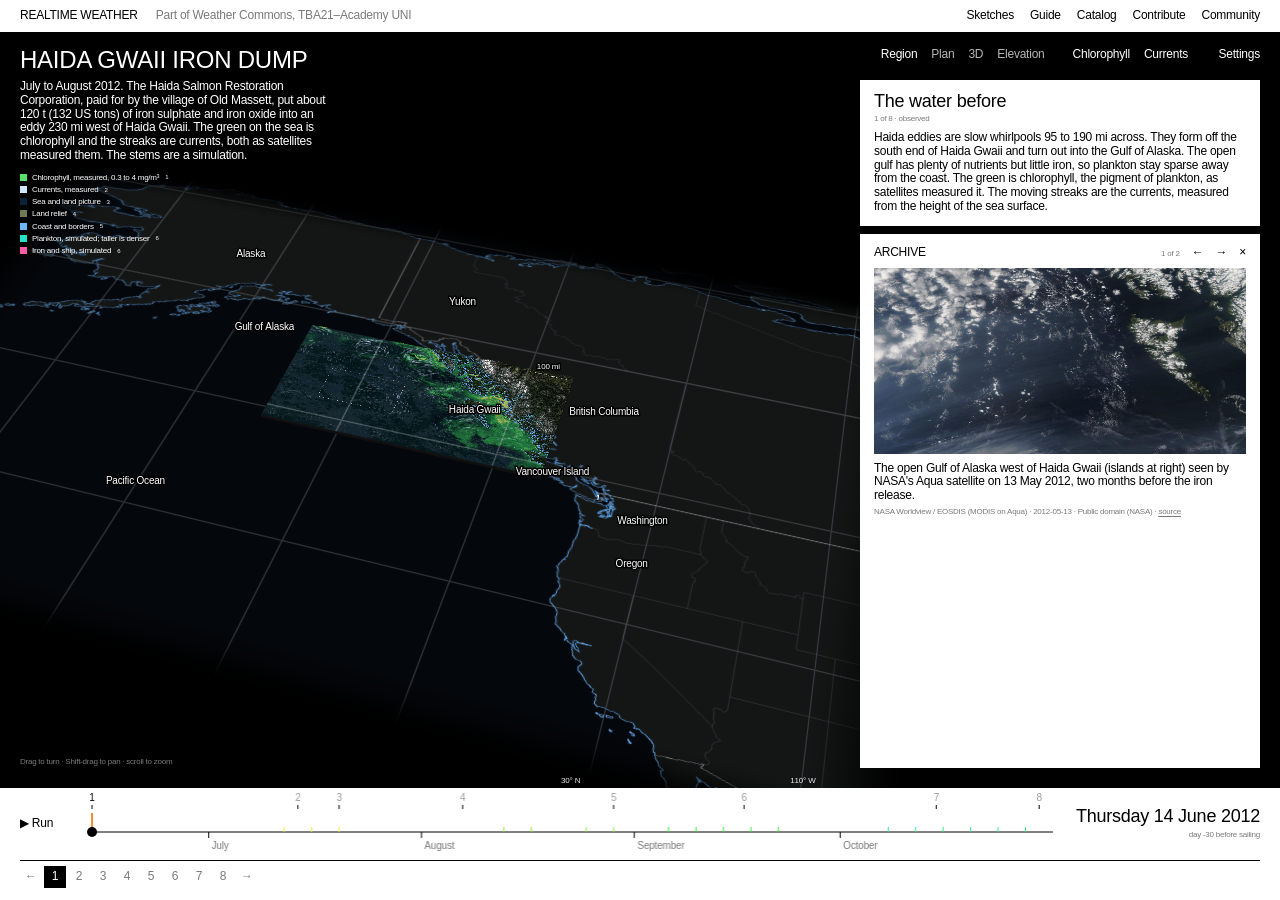
<file: sketches/04-haida-gwaii-iron-dump-v2/index.html>
<!doctype html>
<html lang="en">
<head>
<meta charset="utf-8">
<meta name="viewport" content="width=device-width,initial-scale=1,viewport-fit=cover">
<title>04 · Haida Gwaii iron dump v3 · Realtime Weather</title>
<meta name="description" content="The 2012 Haida Gwaii iron release as a 3D model: measured chlorophyll and currents on the sea, a simulated plankton bloom, and the story told step by step.">
<style>
/* Layout: the model is the page, on a black ground. A masthead top-left; the views top-right; under them a column with
   the narration and, below it, the archive box; along the bottom a white bar with the clock and the numbered steps.
   Type (DESIGN LANGUAGE §1): ABC Diatype Regular for titles and labels, ABC Synt for paragraphs and dates; body 12 px,
   citations 8 px; −2 % tracking; leading 1.15; hierarchy by size and position, never weight, underline or italics.
   Colour belongs to the picture and to the measured and simulated layers; time takes one hue per month. */
:root{--bar:112px;--ground:#000;--ink:#fff;--paper:#fff;--fg:#000;--mute:#7a7a7a;
  --sans:"ABC Diatype","Helvetica Neue",Helvetica,Arial,sans-serif;--text:"ABC Synt Edu","ABC Synt","ABC Diatype","Helvetica Neue",Helvetica,Arial,sans-serif;color-scheme:dark}
*{box-sizing:border-box}
[hidden]{display:none!important}
html,body{height:100%}
body{margin:0;background:var(--ground);color:var(--ink);font:400 12px/1.15 var(--sans);letter-spacing:-.02em;overflow:hidden;-webkit-font-smoothing:antialiased;user-select:none}
b,strong,h1,h2{font-weight:400}
p{font-family:var(--text);margin:0}
a{color:inherit;text-decoration:none}
button{font:inherit;color:inherit;background:none;border:0;padding:0;cursor:pointer;text-align:left;letter-spacing:inherit}
:focus-visible{outline:1px solid currentColor;outline-offset:3px}
/* the shared site header, as a white top bar */
#site{position:absolute;left:0;right:0;top:0;height:32px;background:var(--paper);color:var(--fg);display:flex;align-items:center;gap:18px;padding:0 20px;z-index:3;white-space:nowrap;overflow:hidden}
#site .wordmark{text-transform:uppercase}
#site .tagline{color:var(--mute)}
#site nav{margin-left:auto;display:flex;gap:16px}
#site a:hover{color:var(--mute)}
#stage{position:absolute;inset:32px 0 var(--bar) 0;cursor:grab;background:var(--ground)}
#stage.drag{cursor:grabbing}
canvas#c,canvas#g{position:absolute;inset:0;width:100%;height:100%;display:block}
#mast{position:absolute;left:20px;top:16px;max-width:min(46ch,calc(100vw - 140px));pointer-events:none;z-index:1}
#mast h1{margin:0 0 8px;font-size:24px;line-height:1;text-transform:uppercase;text-wrap:balance}
#mast .st{margin-top:8px;color:var(--mute)}
#key{display:flex;flex-direction:column;gap:3px;margin-top:10px;font-size:8px;line-height:1.15}
#key span{display:inline-flex;align-items:center;gap:5px;white-space:nowrap}
#key i{display:inline-block;width:7px;height:7px}
sup{font-size:6px;line-height:0;vertical-align:3px;margin-left:1px}
#views{position:absolute;right:92px;top:16px;display:flex;gap:14px;color:#b5b5b5}
#views button[aria-pressed="true"]{color:var(--ink)}
#word{position:absolute;right:20px;top:16px;color:var(--ink)}
#word[aria-expanded="true"]{color:var(--fg);z-index:3}
#hint{position:absolute;left:20px;bottom:22px;font-size:8px;color:var(--mute);pointer-events:none}
/* the column on the right: the narration, then the archive */
#side{position:absolute;right:20px;top:48px;bottom:20px;width:400px;display:flex;flex-direction:column;gap:8px;pointer-events:none}
#side>*{pointer-events:auto;background:var(--paper);color:var(--fg);padding:12px 14px}
#story h2{margin:0 0 2px;font-size:18px;line-height:1.1}
#story .meta{font-family:var(--sans);font-size:8px;color:var(--mute);margin-bottom:8px}
#step-text{font-size:12px;line-height:1.15}
#media{flex:1;min-height:0;overflow:auto;font-size:12px}
#media-head{display:flex;gap:12px;align-items:baseline;margin-bottom:8px;color:var(--mute);font-size:8px}
#media-head span:first-child{color:var(--fg);text-transform:uppercase;margin-right:auto;font-size:12px}
#media-head button{font-size:12px;color:var(--fg)}
#media img{display:block;width:100%;height:auto;margin-bottom:8px}
#media p{margin:0 0 4px}
#media .hl{font-family:var(--sans);font-size:18px;line-height:1.1;margin:2px 0 8px}
#media .cr{font-family:var(--sans);font-size:8px;line-height:1.3;color:var(--mute)}
#media a{border-bottom:1px solid currentColor}
#read{position:absolute;pointer-events:none;background:var(--paper);color:var(--fg);padding:6px 9px;max-width:34ch;z-index:2}
#read .m{color:var(--mute)}
#panel{position:absolute;right:0;top:0;bottom:0;width:320px;background:var(--paper);color:var(--fg);padding:54px 20px 20px;overflow-y:auto;display:flex;flex-direction:column;gap:18px;z-index:2}
#panel h2{margin:0 0 8px;font-size:12px;text-transform:uppercase}
#panel p{margin:0 0 8px;color:var(--mute)}
#panel ol{margin:0;padding-left:14px;font-size:8px;line-height:1.3;color:var(--fg)}
#panel ol li{margin-bottom:3px}
.ctl{margin:0 0 7px}
.ctl label{display:flex;justify-content:space-between;gap:8px;margin-bottom:1px}
input[type=range]{-webkit-appearance:none;appearance:none;width:100%;height:14px;background:none;margin:0;cursor:pointer}
input[type=range]::-webkit-slider-runnable-track{height:1px;background:var(--fg)}
input[type=range]::-webkit-slider-thumb{-webkit-appearance:none;width:11px;height:11px;border-radius:50%;background:var(--fg);margin-top:-5px}
input[type=range]::-moz-range-track{height:1px;background:var(--fg)}
input[type=range]::-moz-range-thumb{width:11px;height:11px;border:0;border-radius:50%;background:var(--fg)}
.chk{display:flex;gap:8px;align-items:center}
.chk input{margin:0;accent-color:#000}
.row{display:flex;gap:14px;flex-wrap:wrap}
.row button::before{content:"→ "}
textarea{width:100%;height:120px;font:11px/1.3 ui-monospace,Menlo,Consolas,monospace;border:1px solid var(--fg);padding:6px;resize:vertical;background:var(--paper);color:var(--fg)}
/* the bottom bar: the clock, and under it the numbered steps */
#clock{position:absolute;left:0;right:0;bottom:0;height:var(--bar);background:var(--paper);color:var(--fg);padding:0 20px env(safe-area-inset-bottom,0px)}
#rail{display:flex;align-items:center;gap:16px;height:72px}
#play{width:48px;flex:0 0 auto}
#play::before{content:"▶ "}#play[aria-pressed="true"]::before{content:"❚❚ "}
#ck{flex:1;min-width:0;height:72px;cursor:ew-resize;touch-action:none}
#date{flex:0 0 auto;text-align:right;font-family:var(--text);min-width:0}
#date b{display:block;font-size:18px;line-height:1.1}
#date span{color:var(--mute);font-size:8px}
#steps{display:flex;gap:2px;align-items:center;height:32px;border-top:1px solid var(--fg)}
#steps button{width:22px;height:22px;text-align:center;color:var(--mute)}
#steps button[aria-current="true"]{background:var(--fg);color:var(--paper)}
#shot{position:fixed;inset:0;background:rgba(0,0,0,.94);display:flex;flex-direction:column;align-items:center;justify-content:center;gap:12px;padding:20px;z-index:5}
#shot img{max-width:100%;max-height:calc(100% - 40px)}
#err{position:absolute;left:20px;top:160px;max-width:50ch}
@media (max-width:900px){
  #site .tagline,#site nav a:not(:first-child){display:none}
  #mast{max-width:calc(100vw - 40px)}#mast h1{font-size:18px}#mast p.sub,#key{display:none}
  #views{right:16px;top:40px;gap:10px}#word{right:16px}#hint{display:none}
  #stage{inset:32px 0 calc(var(--bar) + 150px) 0}
  #side{position:fixed;left:0;right:0;top:auto;bottom:var(--bar);width:auto;height:150px;gap:0}#media{display:none}#side>*{height:150px;overflow:auto}
  #panel{width:100%;padding-top:50px}
  #clock{padding-left:16px;padding-right:16px}#rail{gap:10px}#date b{font-size:12px}#date span{display:none}
}
@media (prefers-reduced-motion:reduce){*{transition:none!important}}
</style>
</head>
<body>
<header id="site">
  <a class="wordmark" href="../">Realtime Weather</a>
  <span class="tagline">Part of <a href="https://tba21.org/uni_weathercommons">Weather Commons</a>, TBA21–Academy UNI</span>
  <nav aria-label="Site"><a href="../">Sketches</a><a href="../guide/">Guide</a><a href="../catalog/">Catalog</a><a href="https://github.com/RealtimeUrbanismLab/weather-commons/blob/main/CONTRIBUTING.md">Contribute</a><a href="https://community.ocean-archive.org/spaces/25478985">Community</a></nav>
</header>
<div id="stage">
  <canvas id="g"></canvas>
  <canvas id="c"></canvas>
  <div id="mast">
    <h1>Haida Gwaii Iron Dump</h1>
    <p class="sub">July to August 2012. The Haida Salmon Restoration Corporation, paid for by the village of Old Massett, put about 120 t (132 US tons) of iron sulphate and iron oxide into an eddy 230 mi west of Haida Gwaii. The green on the sea is chlorophyll and the streaks are currents, both as satellites measured them. The stems are a simulation.</p>
    <div id="key"></div>
    <p class="st" id="status">loading the pictures</p>
  </div>
  <div id="views" role="group" aria-label="View"><button id="v-region" aria-pressed="false">Region</button><button id="v-plan" aria-pressed="false">Plan</button><button id="v-model" aria-pressed="true">3D</button><button id="v-elev" aria-pressed="false">Elevation</button><button id="t-chl" aria-pressed="true" style="margin-left:14px">Chlorophyll</button><button id="t-cur" aria-pressed="true">Currents</button></div>
  <button id="word" aria-expanded="false" aria-controls="panel">Settings</button>
  <p id="hint">Drag to turn · Shift-drag to pan · scroll to zoom</p>
  <div id="side">
    <section id="story" aria-live="polite">
      <h2 id="step-title"></h2>
      <div class="meta"><span id="step-n"></span> · <span id="step-kind"></span></div>
      <p id="step-text"></p>
    </section>
    <aside id="media" hidden aria-label="Photos and clippings">
      <div id="media-head"><span>Archive</span><span id="media-n"></span><button id="media-prev" aria-label="Previous item">←</button><button id="media-next" aria-label="Next item">→</button><button id="media-x" aria-label="Hide the archive box">×</button></div>
      <div id="media-body"></div>
    </aside>
  </div>
  <div id="read" hidden></div>
  <div id="err" hidden></div>
  <aside id="panel" hidden>
    <section>
      <h2>The sea model</h2>
      <p>The simulated part. Changing these recomputes the whole run.</p>
      <div class="ctl"><label for="iron"><span>Iron released</span><span id="v-iron">120 t</span></label><input type="range" id="iron" min="0" max="300" step="5" value="120"></div>
      <div class="ctl"><label for="eddy"><span>Current strength</span><span id="v-eddy">0.60</span></label><input type="range" id="eddy" min="0" max="1" step="0.01" value="0.6"></div>
      <div class="ctl"><label for="graze"><span>Grazing</span><span id="v-graze">0.50</span></label><input type="range" id="graze" min="0" max="1" step="0.01" value="0.5"></div>
      <div class="ctl" hidden><label for="wind"><span>Wind</span><span id="v-wind">0.50</span></label><input type="range" id="wind" min="0" max="1" step="0.01" value="0.5"></div>
    </section>
    <section>
      <h2>The run</h2>
      <div class="ctl"><label for="speed"><span>Run speed</span><span id="v-speed">2 days / s</span></label><input type="range" id="speed" min="0.5" max="8" step="0.5" value="2"></div>
      <label class="ctl chk"><input type="checkbox" id="follow" checked>The story moves the camera while it runs</label>
      <label class="ctl chk"><input type="checkbox" id="drift">Turn slowly on its own</label>
    </section>
    <section>
      <h2>Measured layers</h2>
      <p>Chlorophyll is the green pigment of plankton. Currents come from the height of the sea surface. Both are satellite measurements.</p>
      <label class="ctl chk"><input type="checkbox" id="chl" checked>Show chlorophyll</label>
      <div class="ctl"><label for="chlA"><span>Chlorophyll strength</span><span id="v-chlA">90%</span></label><input type="range" id="chlA" min="0.2" max="1" step="0.05" value="0.9"></div>
      <div class="ctl"><label for="chlH"><span>Chlorophyll relief</span><span id="v-chlH">×1.0</span></label><input type="range" id="chlH" min="0" max="3" step="0.1" value="1"></div>
      <label class="ctl chk"><input type="checkbox" id="cur" checked>Show currents</label>
    </section>
    <section>
      <h2>Heights</h2>
      <div class="ctl"><label for="vex"><span>Land height, exaggerated</span><span id="v-vex">×5</span></label><input type="range" id="vex" min="1" max="25" step="1" value="5"></div>
      <div class="ctl"><label for="bloom"><span>Plankton stem height</span><span id="v-bloom">×1.0</span></label><input type="range" id="bloom" min="0.2" max="3" step="0.1" value="1"></div>
      <label class="ctl chk"><input type="checkbox" id="terrain" checked>Land relief</label>
      <label class="ctl chk"><input type="checkbox" id="posts" checked>Show the height scale</label>
      <label class="ctl chk"><input type="checkbox" id="mediaOn" checked>Show the archive box</label>
    </section>
    <section>
      <h2>Out</h2>
      <div class="row"><button id="png">Save the view</button><button id="save">Setup</button><button id="apply">Apply setup</button></div>
      <p style="margin-top:8px">The setup appears below as text. Copy it out; paste one back and apply it.</p>
      <textarea id="txt" spellcheck="false" aria-label="Setup text"></textarea>
      <div class="row" style="margin-top:6px"><button id="copy">Copy</button></div>
    </section>
    <section>
      <h2>Sources and limits</h2>
      <ol>
        <li>Chlorophyll: daily chlorophyll-a readings by MODIS on Aqua and Terra and VIIRS on Suomi NPP (NASA GIBS, public domain, retrieved 9 November 2026). For each of 19 dates the middle value of every valid reading within 8 days is kept. Observed, gathered over about two weeks; satellites see only the top few yards of water. Drawn from about 0.3 to 4 mg/m³. The relief on the sea shows the same value.</li>
        <li>Currents: derived for this sketch from JPL MEaSUREs gridded sea-surface height anomalies (satellite altimetry, NASA GIBS, public domain, retrieved 9 November 2026), one field every 5 days. Water circles a rise or a dip in the sea surface, so the slope of the surface gives the current. Streaks show direction and relative speed, sped up. Features smaller than about 60 mi are smoothed away.</li>
        <li>The picture: MODIS Terra and Aqua true colour (NASA GIBS, public domain, retrieved 9 November 2026). Sea: every picture within 8 days of each date, the third-darkest view of each pixel, with remaining cloud and haze pressed down to dark water. Land: one sharp composite, 21 August to 6 September 2012. Clouds are left out on purpose.</li>
        <li>Land relief: AWS Terrain Tiles (Tilezen terrarium, zoom 9), retrieved 9 November 2026. Heights are exaggerated; the shading is computed, lit from the north-west.</li>
        <li>Coast, borders and the region under the block: Natural Earth 1:50m, public domain. The coastline inside the block is from an earlier source still to be recorded.</li>
        <li>The plankton stems and the iron are a toy model carried by the measured currents: synthetic. A stem's height shows how dense the simulated plankton are. The ship's track and dates are approximate.</li>
      </ol>
      <p style="margin-top:8px">Keys: space runs; , and . step through the story; ← → step a day; 1 2 3 4 switch view; C chlorophyll; V currents; W A S D pan; F fits.</p>
    </section>
  </aside>
</div>
<div id="clock">
  <div id="rail">
    <button id="play" aria-pressed="false">Run</button>
    <canvas id="ck"></canvas>
    <div id="date"><b id="d-long">—</b><span id="d-sub"></span></div>
  </div>
  <div id="steps"></div>
</div>
<div id="shot" hidden><img id="shotimg" alt="The view, rendered"><button id="shotclose">Close · right-click or long-press the image to save it</button></div>

<script src="app.js"></script>
</body>
</html>
</file>
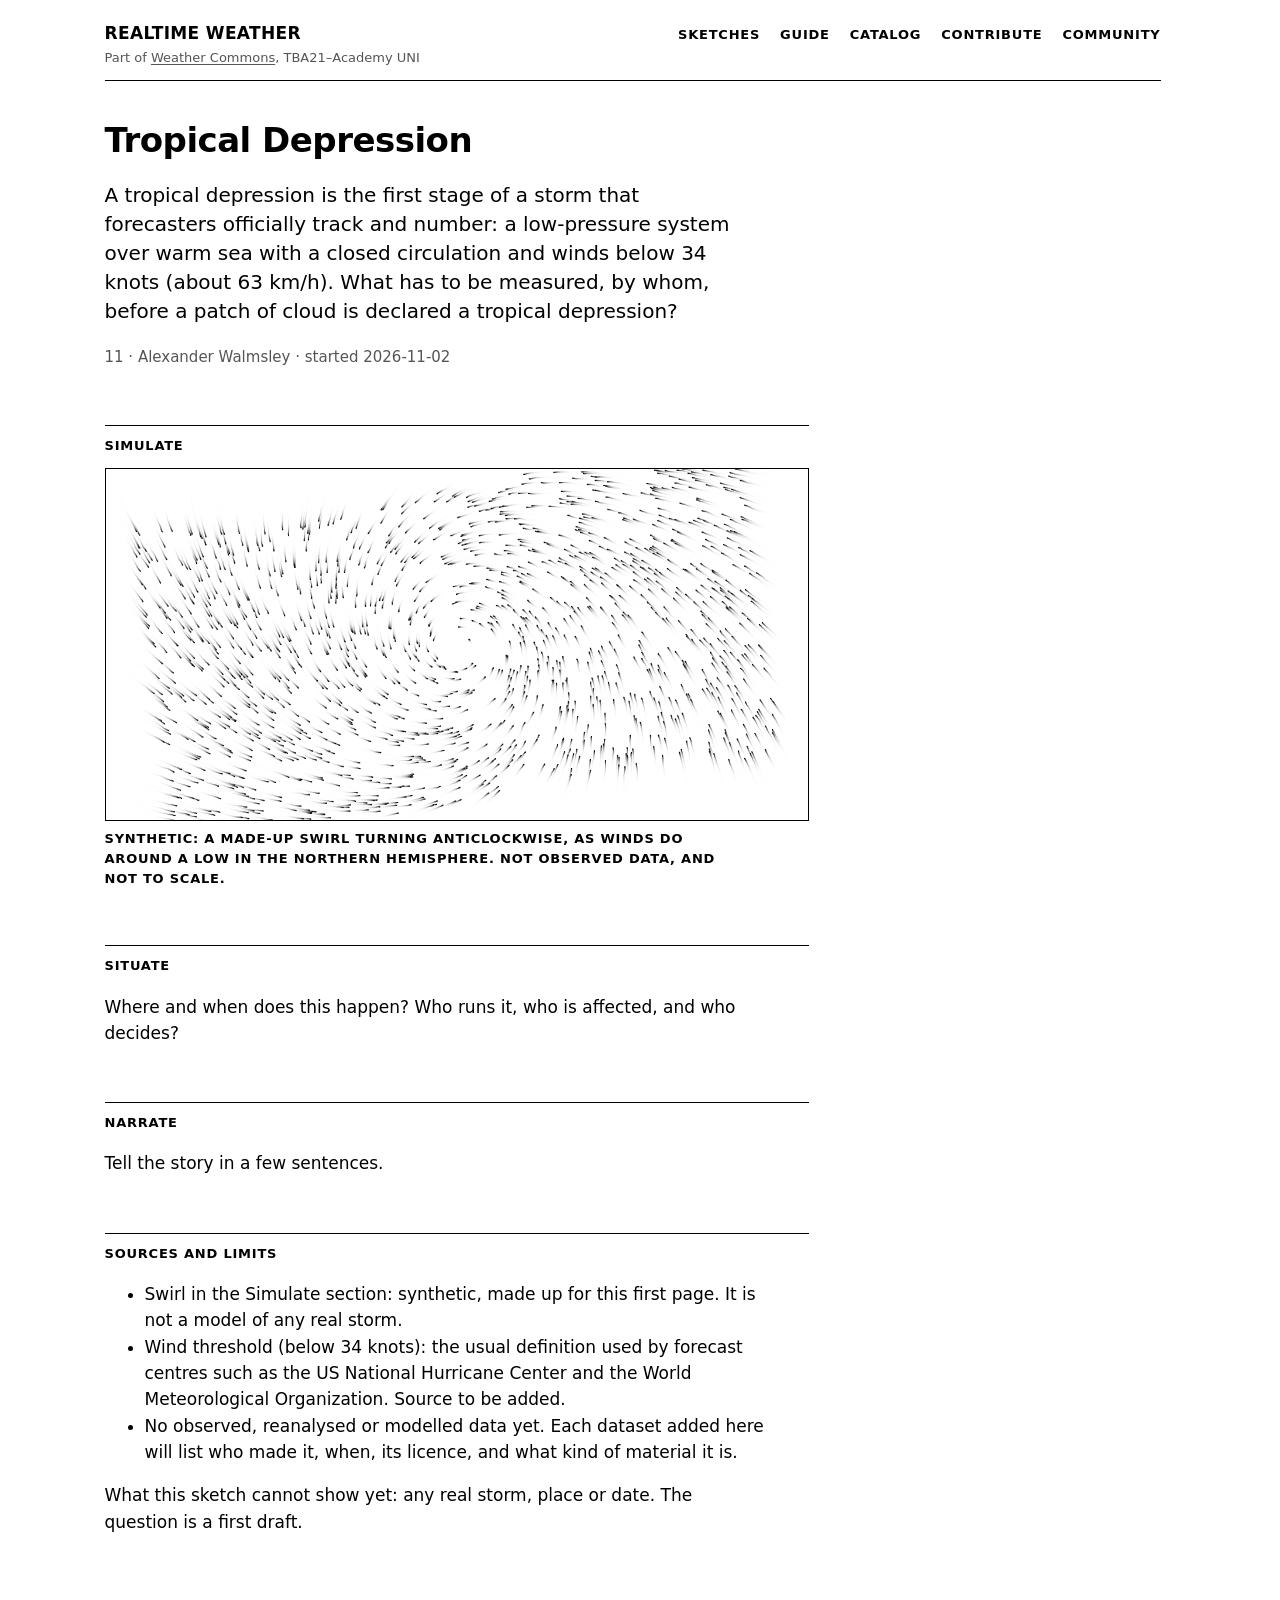
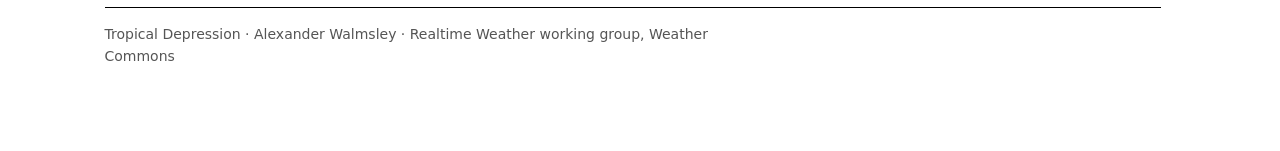
<file: sketches/11-tropical-depression/index.html>
<!doctype html>
<html lang="en">
<head>
<meta charset="utf-8">
<meta name="viewport" content="width=device-width, initial-scale=1">
<title>11 · Tropical Depression · Realtime Weather</title>
<!-- style.css is the shared Realtime Weather look, copied into this folder. Add your own styles below it. -->
<link rel="stylesheet" href="style.css">
</head>
<body>
<main>
<header class="site-header">
  <div class="brand"><a class="wordmark" href="../">Realtime Weather</a><span class="tagline">Part of <a href="https://tba21.org/uni_weathercommons">Weather Commons</a>, TBA21–Academy UNI</span></div>
  <nav aria-label="Site">
    <a href="../">Sketches</a>
    <a href="../guide/">Guide</a>
    <a href="../catalog/">Catalog</a>
    <a href="https://github.com/RealtimeUrbanismLab/weather-commons/blob/main/CONTRIBUTING.md">Contribute</a>
    <a href="https://community.ocean-archive.org/spaces/25478985">Community</a>
  </nav>
</header>

<h1>Tropical Depression</h1>

<!-- 1. Event: what are you looking at, and what do you want to find out? -->
<p class="lede">A tropical depression is the first stage of a storm that forecasters officially track and number: a low-pressure system over warm sea with a closed circulation and winds below 34 knots (about 63 km/h). What has to be measured, by whom, before a patch of cloud is declared a tropical depression?</p>
<p class="muted small">11 · Alexander Walmsley · started 2026-11-02</p>

<!-- 2. Simulate: a first model. This placeholder shows dots turning around one centre. -->
<h2>Simulate</h2>
<canvas id="view" width="1200" height="600"></canvas>
<p class="label">Synthetic: a made-up swirl turning anticlockwise, as winds do around a low in the northern hemisphere. Not observed data, and not to scale.</p>

<!-- 3. Situate: where, when, who. Add a map, places, institutions, dates. -->
<h2>Situate</h2>
<p>Where and when does this happen? Who runs it, who is affected, and who decides?</p>

<!-- 4. Narrate: the story in a few sentences, and what the model cannot show. -->
<h2>Narrate</h2>
<p>Tell the story in a few sentences.</p>

<h2>Sources and limits</h2>
<ul>
  <li>Swirl in the Simulate section: synthetic, made up for this first page. It is not a model of any real storm.</li>
  <li>Wind threshold (below 34 knots): the usual definition used by forecast centres such as the US National Hurricane Center and the World Meteorological Organization. Source to be added.</li>
  <li>No observed, reanalysed or modelled data yet. Each dataset added here will list who made it, when, its licence, and what kind of material it is.</li>
</ul>
<p>What this sketch cannot show yet: any real storm, place or date. The question is a first draft.</p>

<footer class="site-footer">
  <p>Tropical Depression · Alexander Walmsley · Realtime Weather working group, Weather Commons</p>
</footer>
</main>
<script>
  // A tiny simulation: dots turning around one centre, with a little random spread. Synthetic, not a real storm.
  // Replace it with your own model. Load your own files with relative paths, e.g. fetch('data/my-file.json').
  const canvas = document.getElementById('view');
  const ctx = canvas.getContext('2d');
  const ink = getComputedStyle(document.body).color;           // black, or white in dark mode
  const paper = getComputedStyle(document.body).backgroundColor;
  const centre = { x: canvas.width / 2, y: canvas.height / 2 };
  const spin = 0.004;                      // radians per frame, anticlockwise (synthetic)
  const inflow = 0.998;                    // dots drift slowly towards the centre
  const spread = 0.6;                      // random wobble per frame
  const dots = Array.from({ length: 1500 }, () => ({ x: Math.random() * canvas.width, y: Math.random() * canvas.height }));

  function step() {
    ctx.globalAlpha = 0.15;                // fade old positions into trails
    ctx.fillStyle = paper;
    ctx.fillRect(0, 0, canvas.width, canvas.height);
    ctx.globalAlpha = 1;
    ctx.fillStyle = ink;
    for (const d of dots) {
      const dx = d.x - centre.x, dy = d.y - centre.y;
      const r = Math.hypot(dx, dy) * inflow;
      const a = Math.atan2(dy, dx) - spin * (300 / (r + 50)); // faster near the centre; minus is anticlockwise on screen
      d.x = centre.x + r * Math.cos(a) + (Math.random() - 0.5) * spread;
      d.y = centre.y + r * Math.sin(a) + (Math.random() - 0.5) * spread;
      if (r < 20) { d.x = Math.random() * canvas.width; d.y = Math.random() * canvas.height; } // start again at the edge
      ctx.fillRect(d.x, d.y, 2, 2);
    }
    requestAnimationFrame(step);
  }
  step();
</script>
</body>
</html>
</file>
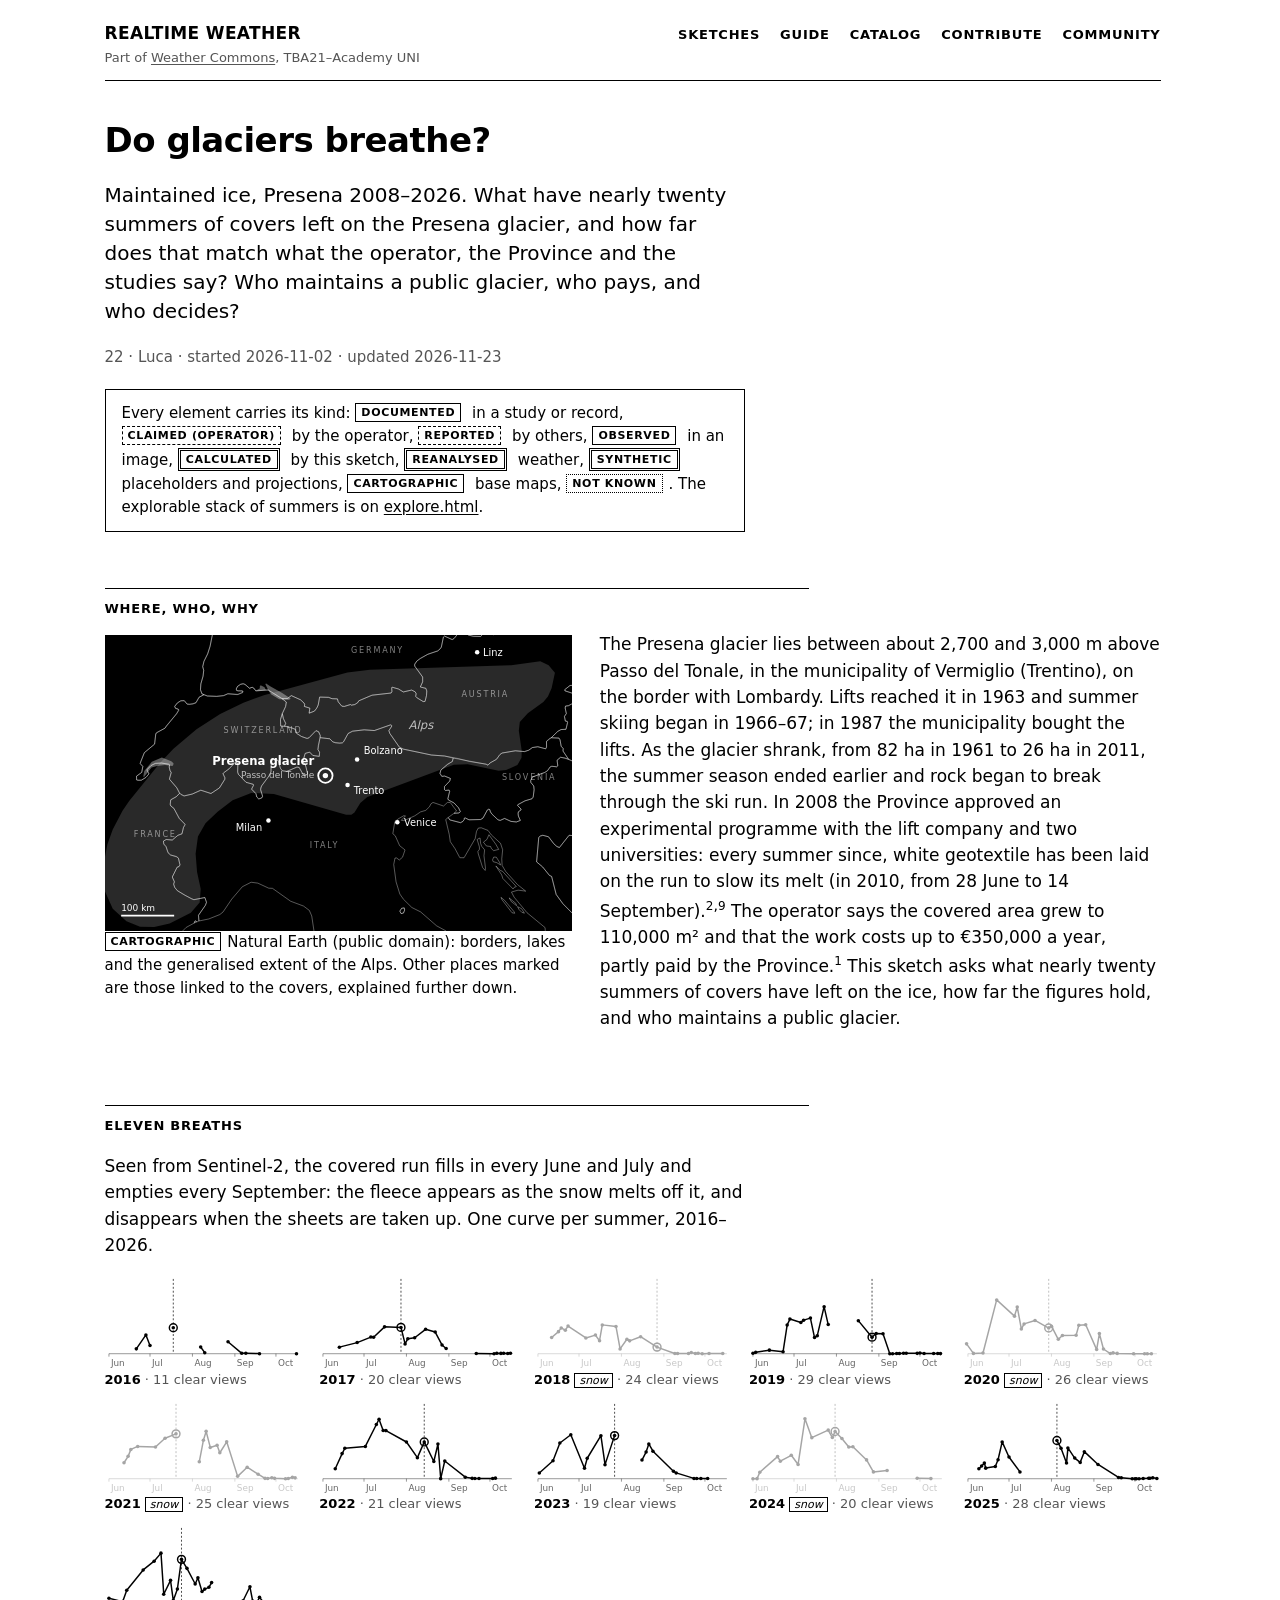
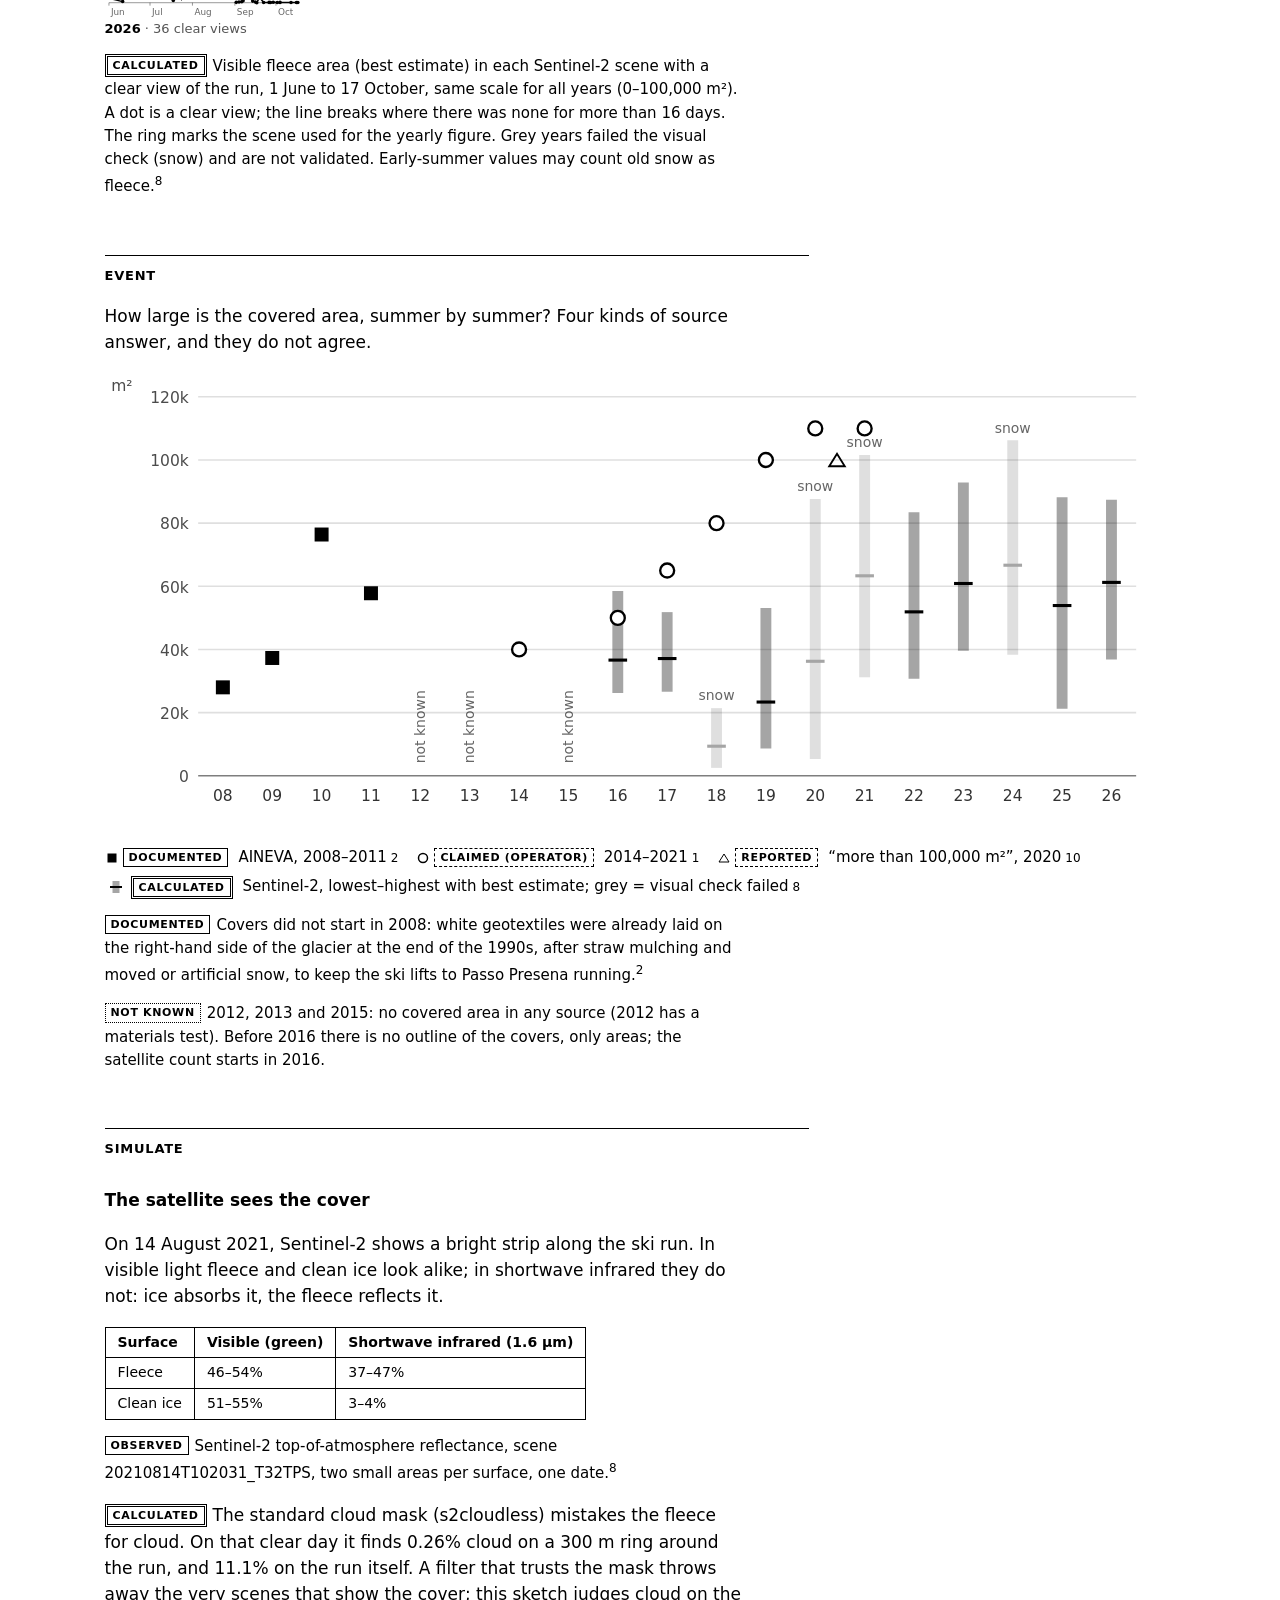
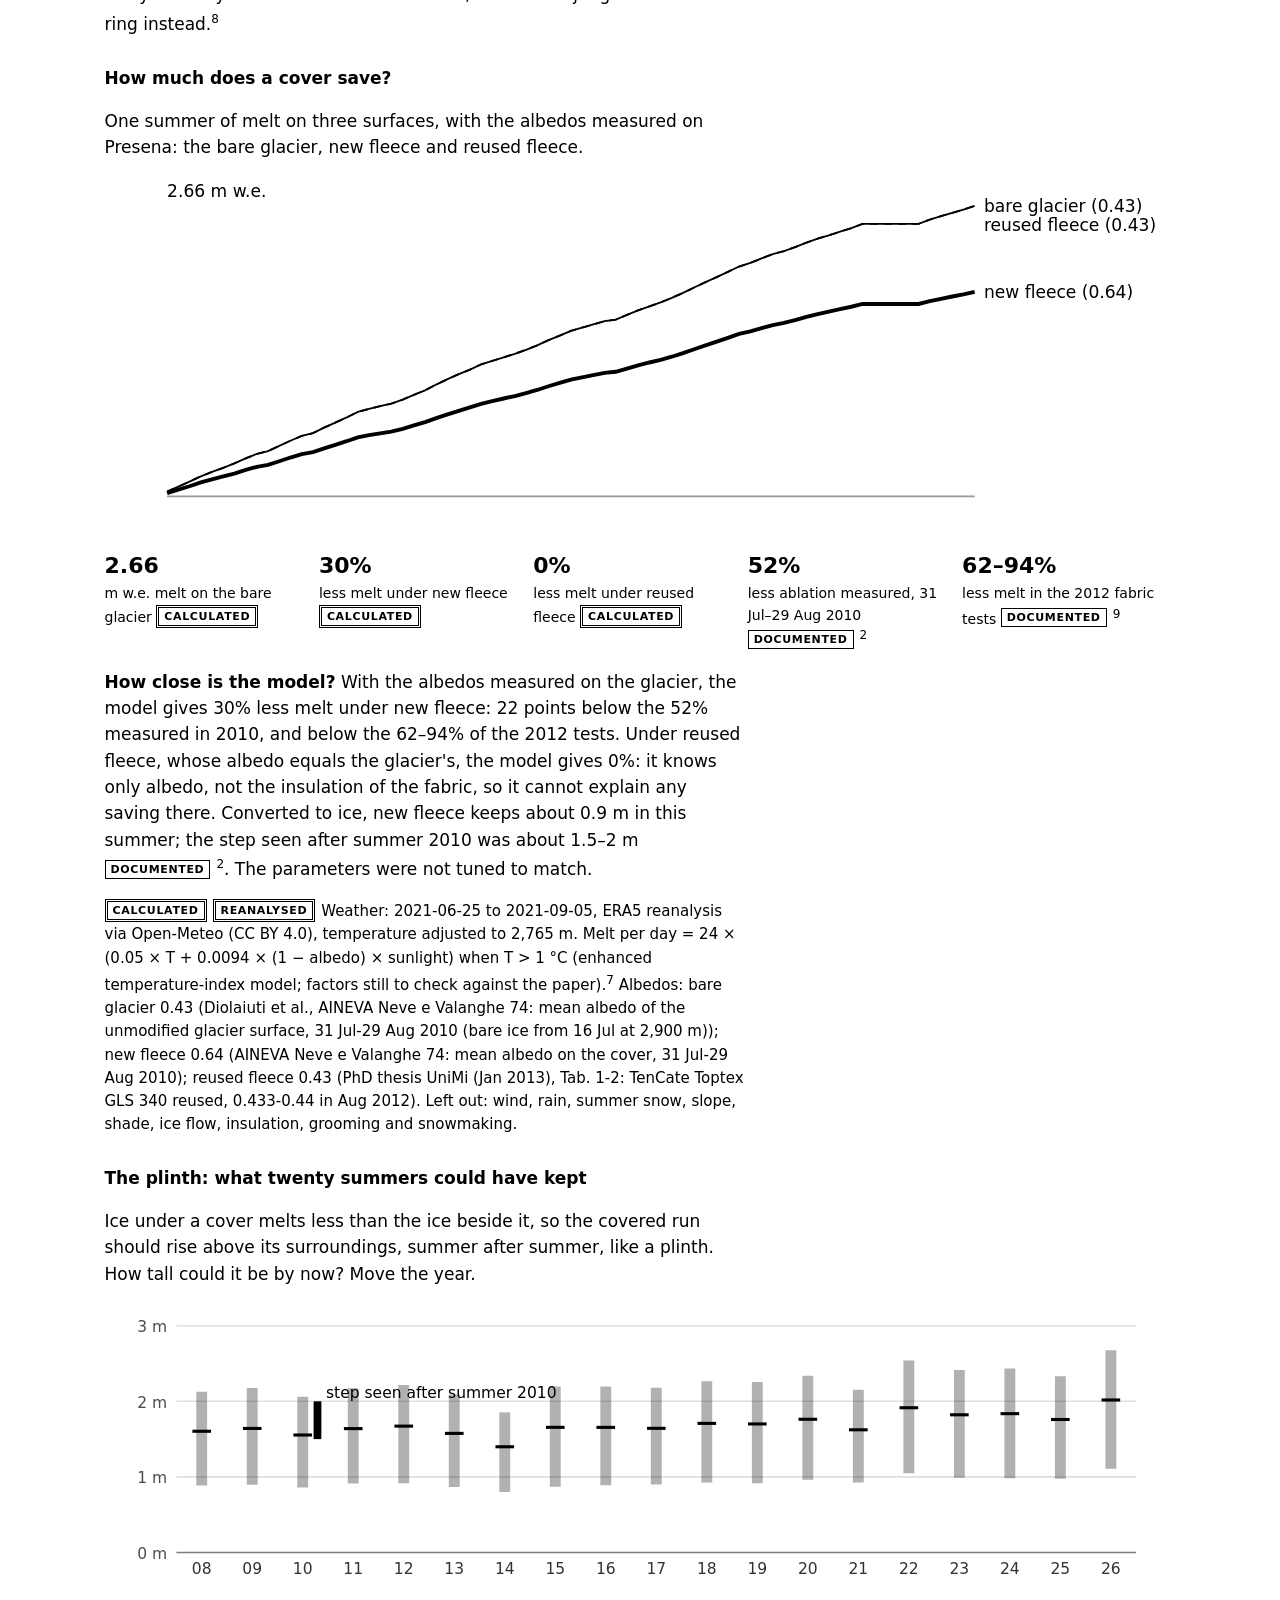
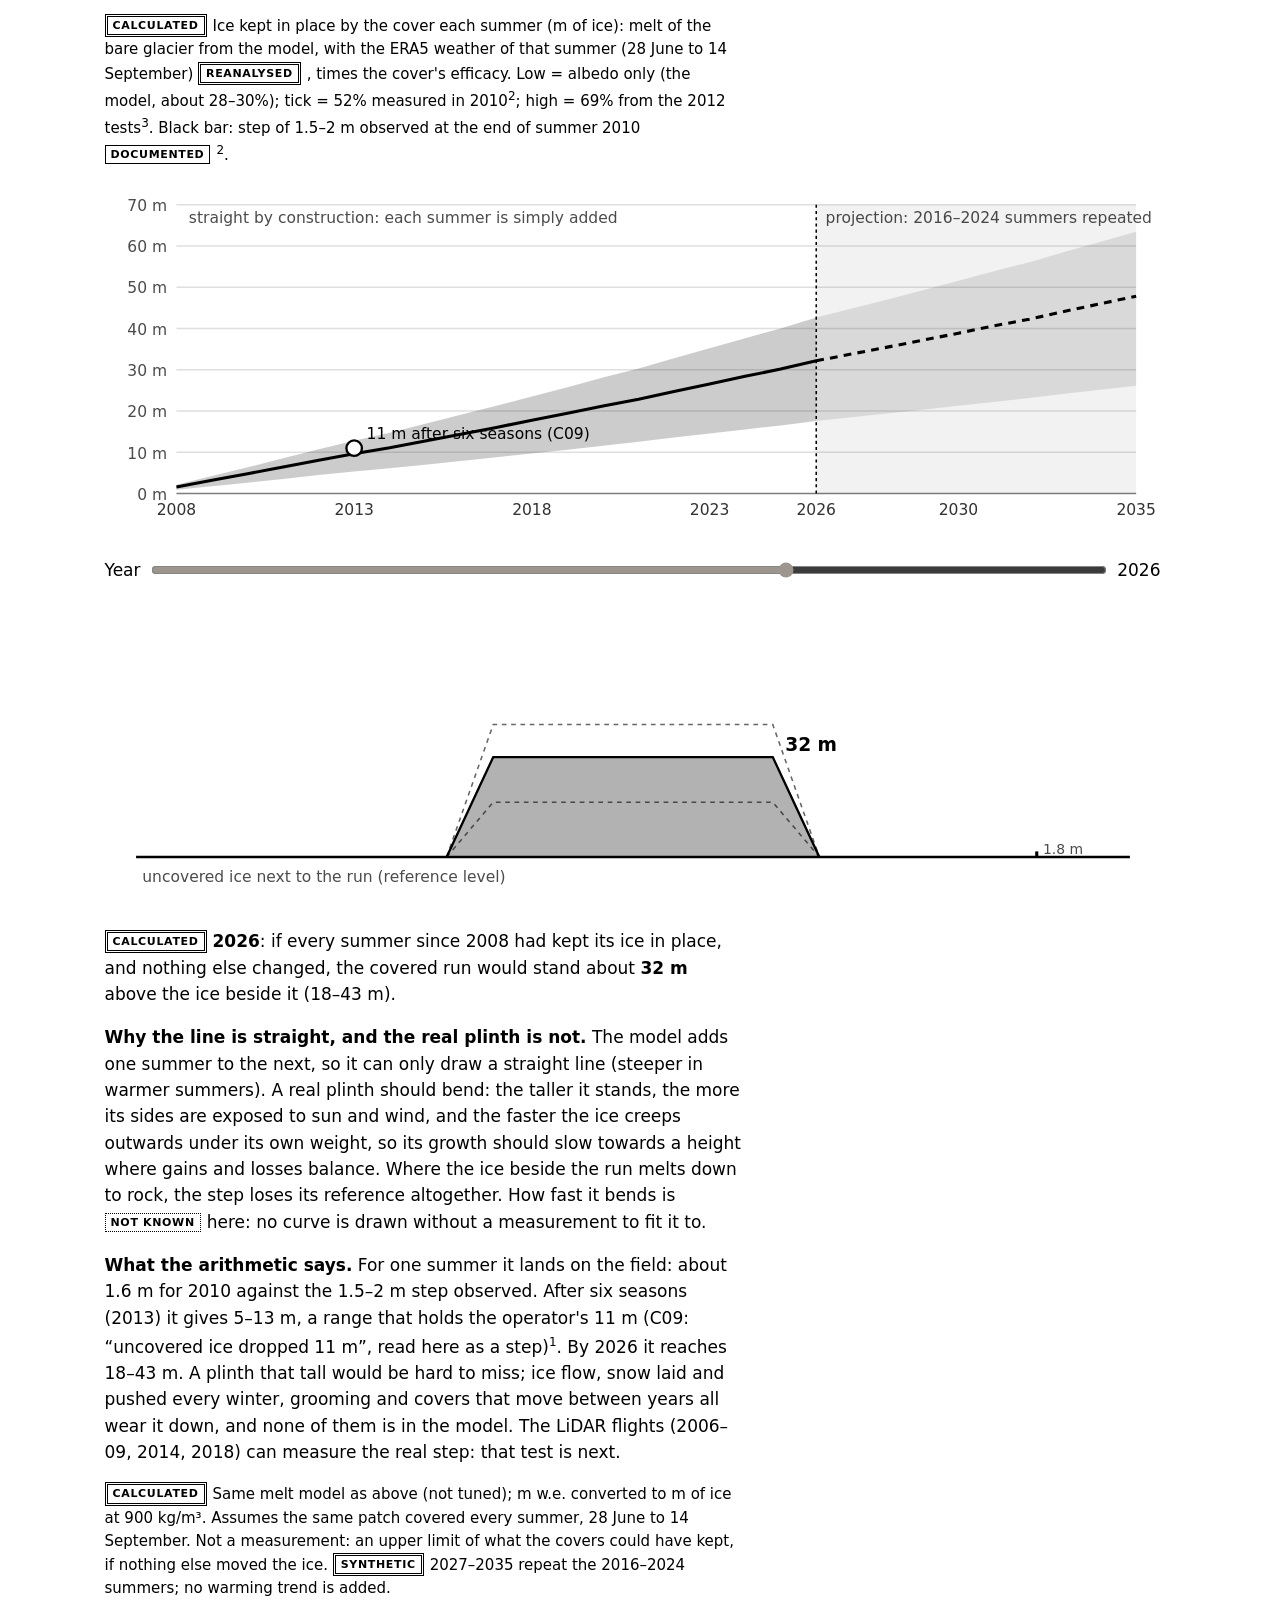
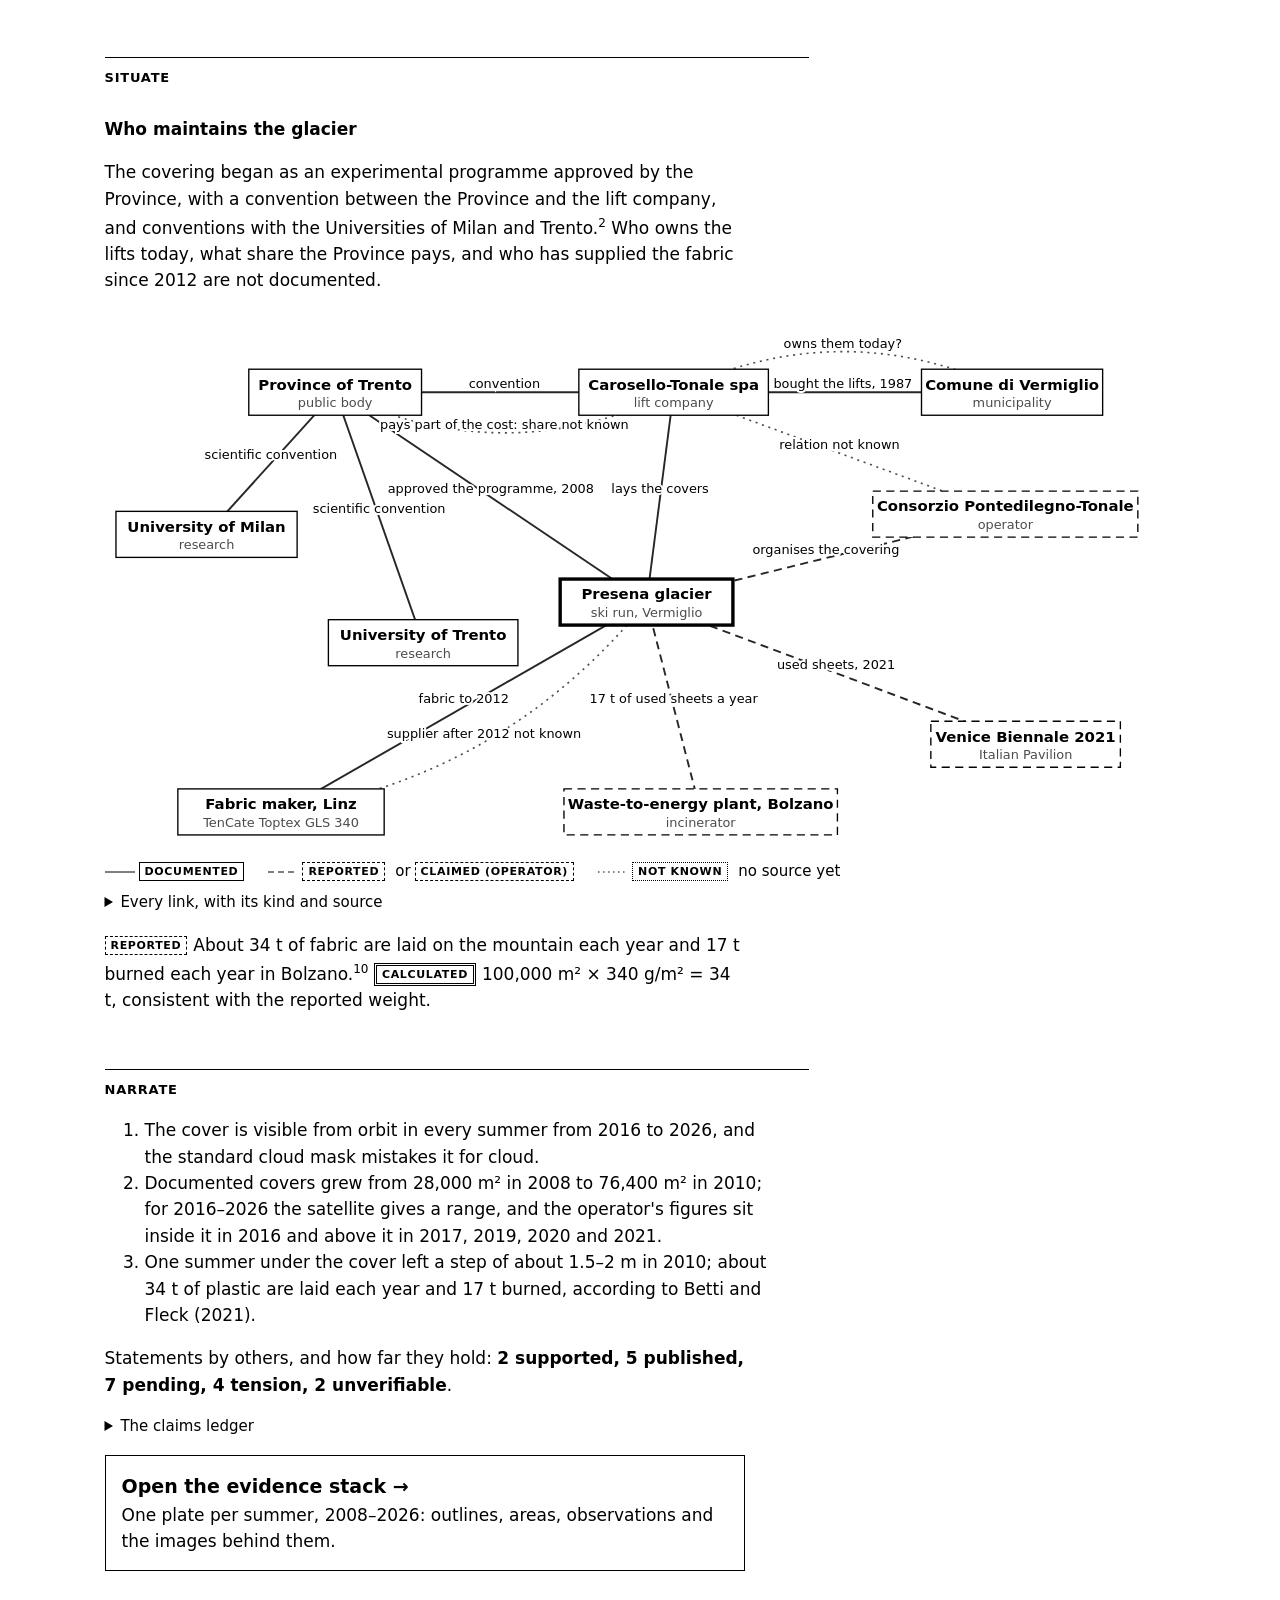
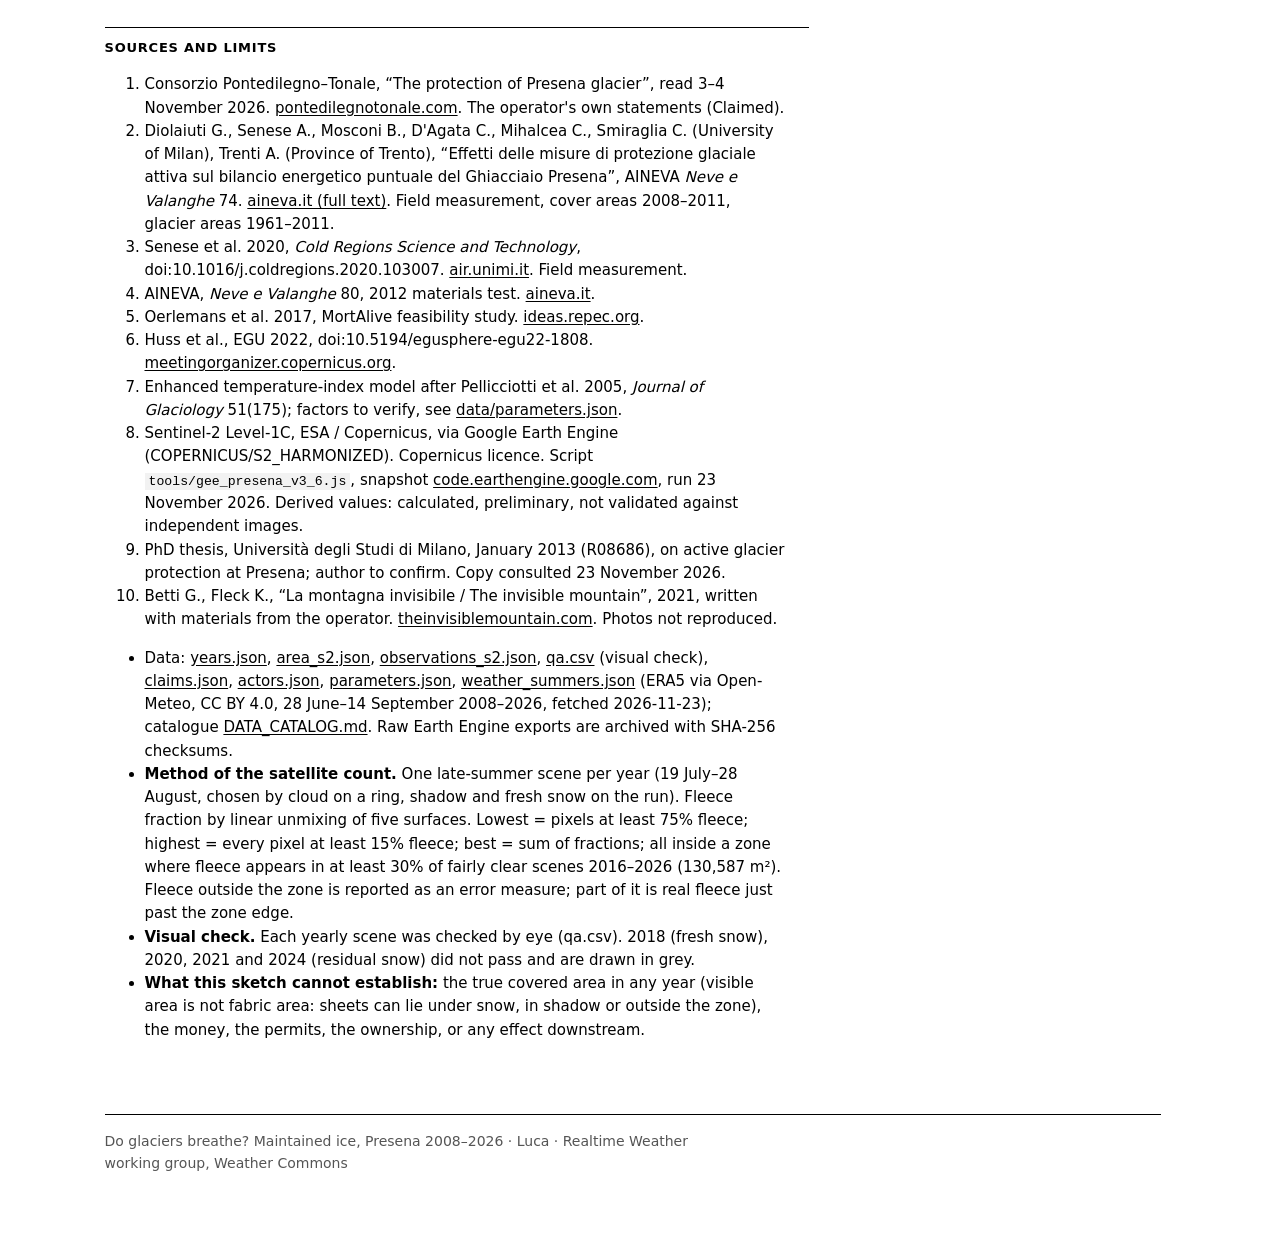
<file: sketches/22-maintained-ice-presena-2008-2026/index.html>
<!doctype html>
<html lang="en">
<head>
<meta charset="utf-8">
<meta name="viewport" content="width=device-width, initial-scale=1">
<title>22 · Do glaciers breathe? · Realtime Weather</title>
<meta name="description" content="Maintained ice, Presena 2008–2026. Every summer since 2008 white fleece is laid on the Presena glacier. What is documented, claimed, reported, observed and calculated about the covers, and what is not known.">
<!-- style.css is the shared Realtime Weather look, copied into this folder. views.css styles the shared views. -->
<link rel="stylesheet" href="style.css">
<link rel="stylesheet" href="views.css">
</head>
<body>
<main>
<header class="site-header">
  <div class="brand"><a class="wordmark" href="../">Realtime Weather</a><span class="tagline">Part of <a href="https://tba21.org/uni_weathercommons">Weather Commons</a>, TBA21–Academy UNI</span></div>
  <nav aria-label="Site">
    <a href="../">Sketches</a>
    <a href="../guide/">Guide</a>
    <a href="../catalog/">Catalog</a>
    <a href="https://github.com/RealtimeUrbanismLab/weather-commons/blob/main/CONTRIBUTING.md">Contribute</a>
    <a href="https://community.ocean-archive.org/spaces/25478985">Community</a>
  </nav>
</header>

<h1>Do glaciers breathe?</h1>
<p class="lede">Maintained ice, Presena 2008–2026. What have nearly twenty summers of covers left on the Presena glacier, and how far does that match what the operator, the Province and the studies say? Who maintains a public glacier, who pays, and who decides?</p>
<p class="muted small">22 · Luca · started 2026-11-02 · updated 2026-11-23</p>
<p class="note small">Every element carries its kind: <span class="tag">Documented</span> in a study or record, <span class="tag soft">Claimed (operator)</span> by the operator, <span class="tag soft">Reported</span> by others, <span class="tag">Observed</span> in an image, <span class="tag calc">Calculated</span> by this sketch, <span class="tag calc">Reanalysed</span> weather, <span class="tag calc">Synthetic</span> placeholders and projections, <span class="tag">Cartographic</span> base maps, <span class="tag dot">Not known</span>. The explorable stack of summers is on <a href="explore.html">explore.html</a>.</p>

<h2 id="where">Where, who, why</h2>
<div class="intro">
<figure><img src="img/map_alps.svg" alt="Map of the Alps, white on black, with the Presena glacier above Passo del Tonale, and Trento, Milan, Bolzano, Venice and Linz" width="520" height="329">
<figcaption class="small"><span class="tag">Cartographic</span>Natural Earth (public domain): borders, lakes and the generalised extent of the Alps. Other places marked are those linked to the covers, explained further down.</figcaption></figure>
<p>The Presena glacier lies between about 2,700 and 3,000 m above Passo del Tonale, in the municipality of Vermiglio (Trentino), on the border with Lombardy. Lifts reached it in 1963 and summer skiing began in 1966–67; in 1987 the municipality bought the lifts. As the glacier shrank, from 82 ha in 1961 to 26 ha in 2011, the summer season ended earlier and rock began to break through the ski run. In 2008 the Province approved an experimental programme with the lift company and two universities: every summer since, white geotextile has been laid on the run to slow its melt (in 2010, from 28 June to 14 September).<sup><a href="#s2">2</a></sup><sup>,</sup><sup><a href="#s9">9</a></sup> The operator says the covered area grew to 110,000 m² and that the work costs up to €350,000 a year, partly paid by the Province.<sup><a href="#s1">1</a></sup> This sketch asks what nearly twenty summers of covers have left on the ice, how far the figures hold, and who maintains a public glacier.</p>
</div>

<h2 id="breaths">Eleven breaths</h2>
<p>Seen from Sentinel-2, the covered run fills in every June and July and empties every September: the fleece appears as the snow melts off it, and disappears when the sheets are taken up. One curve per summer, 2016–2026.</p>
<div id="v-breaths" class="full"></div>

<!-- 1. Event -->
<h2 id="event">Event</h2>
<p>How large is the covered area, summer by summer? Four kinds of source answer, and they do not agree.</p>
<figure class="chart full" id="v-area"></figure>
<p class="small"><span class="tag">Documented</span>Covers did not start in 2008: white geotextiles were already laid on the right-hand side of the glacier at the end of the 1990s, after straw mulching and moved or artificial snow, to keep the ski lifts to Passo Presena running.<sup><a href="#s2">2</a></sup></p>
<p class="small"><span class="tag dot">Not known</span>2012, 2013 and 2015: no covered area in any source (2012 has a materials test). Before 2016 there is no outline of the covers, only areas; the satellite count starts in 2016.</p>

<!-- 2. Simulate -->
<h2 id="simulate">Simulate</h2>
<h3>The satellite sees the cover</h3>
<p>On 14 August 2021, Sentinel-2 shows a bright strip along the ski run. In visible light fleece and clean ice look alike; in shortwave infrared they do not: ice absorbs it, the fleece reflects it.</p>
<table class="ledger">
  <tr><th>Surface</th><th>Visible (green)</th><th>Shortwave infrared (1.6 µm)</th></tr>
  <tr><td>Fleece</td><td>46–54%</td><td>37–47%</td></tr>
  <tr><td>Clean ice</td><td>51–55%</td><td>3–4%</td></tr>
</table>
<p class="small"><span class="tag">Observed</span>Sentinel-2 top-of-atmosphere reflectance, scene 20210814T102031_T32TPS, two small areas per surface, one date.<sup><a href="#s8">8</a></sup></p>
<p><span class="tag calc">Calculated</span>The standard cloud mask (s2cloudless) mistakes the fleece for cloud. On that clear day it finds 0.26% cloud on a 300 m ring around the run, and 11.1% on the run itself. A filter that trusts the mask throws away the very scenes that show the cover; this sketch judges cloud on the ring instead.<sup><a href="#s8">8</a></sup></p>

<h3>How much does a cover save?</h3>
<p>One summer of melt on three surfaces, with the albedos measured on Presena: the bare glacier, new fleece and reused fleece.</p>
<div id="v-model" class="full"></div>

<h3>The plinth: what twenty summers could have kept</h3>
<p>Ice under a cover melts less than the ice beside it, so the covered run should rise above its surroundings, summer after summer, like a plinth. How tall could it be by now? Move the year.</p>
<div id="v-plinth" class="full"></div>

<!-- 3. Situate -->
<h2 id="situate">Situate</h2>
<h3>Who maintains the glacier</h3>
<p>The covering began as an experimental programme approved by the Province, with a convention between the Province and the lift company, and conventions with the Universities of Milan and Trento.<sup><a href="#s2">2</a></sup> Who owns the lifts today, what share the Province pays, and who has supplied the fabric since 2012 are not documented.</p>
<figure class="chart full" id="v-actors"></figure>
<p><span class="tag soft">Reported</span>About 34 t of fabric are laid on the mountain each year and 17 t burned each year in Bolzano.<sup><a href="#s10">10</a></sup> <span class="tag calc">Calculated</span>100,000 m² × 340 g/m² = 34 t, consistent with the reported weight.</p>

<!-- 4. Narrate -->
<h2 id="narrate">Narrate</h2>
<ol>
  <li>The cover is visible from orbit in every summer from 2016 to 2026, and the standard cloud mask mistakes it for cloud.</li>
  <li>Documented covers grew from 28,000 m² in 2008 to 76,400 m² in 2010; for 2016–2026 the satellite gives a range, and the operator's figures sit inside it in 2016 and above it in 2017, 2019, 2020 and 2021.</li>
  <li>One summer under the cover left a step of about 1.5–2 m in 2010; about 34 t of plastic are laid each year and 17 t burned, according to Betti and Fleck (2021).</li>
</ol>
<p>Statements by others, and how far they hold: <b id="v-counts">…</b>.</p>
<details class="small"><summary>The claims ledger</summary><div id="v-ledger"></div></details>
<p><a class="primary" href="explore.html"><strong>Open the evidence stack →</strong>One plate per summer, 2008–2026: outlines, areas, observations and the images behind them.</a></p>

<h2 id="sources">Sources and limits</h2>
<ol class="small">
  <li id="s1">Consorzio Pontedilegno–Tonale, “The protection of Presena glacier”, read 3–4 November 2026. <a href="https://pontedilegnotonale.com/en/pontedilegno-tonale-what-to-see/the-protection-of-presena-glacier">pontedilegnotonale.com</a>. The operator's own statements (Claimed).</li>
  <li id="s2">Diolaiuti G., Senese A., Mosconi B., D'Agata C., Mihalcea C., Smiraglia C. (University of Milan), Trenti A. (Province of Trento), “Effetti delle misure di protezione glaciale attiva sul bilancio energetico puntuale del Ghiacciaio Presena”, AINEVA <i>Neve e Valanghe</i> 74. <a href="https://aineva.it/wp-content/uploads/Pubblicazioni/Rivista74/nv74_6.pdf">aineva.it (full text)</a>. Field measurement, cover areas 2008–2011, glacier areas 1961–2011.</li>
  <li id="s3">Senese et al. 2020, <i>Cold Regions Science and Technology</i>, doi:10.1016/j.coldregions.2020.103007. <a href="https://air.unimi.it/handle/2434/715669">air.unimi.it</a>. Field measurement.</li>
  <li id="s4">AINEVA, <i>Neve e Valanghe</i> 80, 2012 materials test. <a href="https://aineva.it/wp-content/uploads/Pubblicazioni/Rivista80/nv80_rivista-9.pdf">aineva.it</a>.</li>
  <li id="s5">Oerlemans et al. 2017, MortAlive feasibility study. <a href="https://ideas.repec.org/a/spr/climat/v145y2017i1d10.1007_s10584-017-2102-1.html">ideas.repec.org</a>.</li>
  <li id="s6">Huss et al., EGU 2022, doi:10.5194/egusphere-egu22-1808. <a href="https://meetingorganizer.copernicus.org/EGU22/EGU22-1808.html">meetingorganizer.copernicus.org</a>.</li>
  <li id="s7">Enhanced temperature-index model after Pellicciotti et al. 2005, <i>Journal of Glaciology</i> 51(175); factors to verify, see <a href="data/parameters.json">data/parameters.json</a>.</li>
  <li id="s8">Sentinel-2 Level-1C, ESA / Copernicus, via Google Earth Engine (COPERNICUS/S2_HARMONIZED). Copernicus licence. Script <code>tools/gee_presena_v3_6.js</code>, snapshot <a href="https://code.earthengine.google.com/f8e14116f7fcb7becc513334a3ccfc29">code.earthengine.google.com</a>, run 23 November 2026. Derived values: calculated, preliminary, not validated against independent images.</li>
  <li id="s9">PhD thesis, Università degli Studi di Milano, January 2013 (R08686), on active glacier protection at Presena; author to confirm. Copy consulted 23 November 2026.</li>
  <li id="s10">Betti G., Fleck K., “La montagna invisibile / The invisible mountain”, 2021, written with materials from the operator. <a href="https://www.theinvisiblemountain.com">theinvisiblemountain.com</a>. Photos not reproduced.</li>
</ol>
<ul class="small">
  <li>Data: <a href="data/years.json">years.json</a>, <a href="data/area_s2.json">area_s2.json</a>, <a href="data/observations_s2.json">observations_s2.json</a>, <a href="data/qa.csv">qa.csv</a> (visual check), <a href="data/claims.json">claims.json</a>, <a href="data/actors.json">actors.json</a>, <a href="data/parameters.json">parameters.json</a>, <a href="data/weather_summers.json">weather_summers.json</a> (ERA5 via Open-Meteo, CC BY 4.0, 28 June–14 September 2008–2026, fetched 2026-11-23); catalogue <a href="data/DATA_CATALOG.md">DATA_CATALOG.md</a>. Raw Earth Engine exports are archived with SHA-256 checksums.</li>
  <li><b>Method of the satellite count.</b> One late-summer scene per year (19 July–28 August, chosen by cloud on a ring, shadow and fresh snow on the run). Fleece fraction by linear unmixing of five surfaces. Lowest = pixels at least 75% fleece; highest = every pixel at least 15% fleece; best = sum of fractions; all inside a zone where fleece appears in at least 30% of fairly clear scenes 2016–2026 (130,587 m²). Fleece outside the zone is reported as an error measure; part of it is real fleece just past the zone edge.</li>
  <li><b>Visual check.</b> Each yearly scene was checked by eye (qa.csv). 2018 (fresh snow), 2020, 2021 and 2024 (residual snow) did not pass and are drawn in grey.</li>
  <li><b>What this sketch cannot establish:</b> the true covered area in any year (visible area is not fabric area: sheets can lie under snow, in shadow or outside the zone), the money, the permits, the ownership, or any effect downstream.</li>
</ul>

<footer class="site-footer">
  <p>Do glaciers breathe? Maintained ice, Presena 2008–2026 · Luca · Realtime Weather working group, Weather Commons</p>
</footer>
</main>
<script src="views.js"></script>
<script>
V22.load().then(function (D) {
  V22.breaths(document.getElementById("v-breaths"), D);
  V22.areaChart(document.getElementById("v-area"), D);
  V22.model(document.getElementById("v-model"), D);
  V22.plinth(document.getElementById("v-plinth"), D);
  V22.actors(document.getElementById("v-actors"), D);
  document.getElementById("v-counts").textContent = V22.counts(D);
  V22.ledger(document.getElementById("v-ledger"), D);
}).catch(function (e) { document.querySelector("main").insertAdjacentHTML("beforeend", "<p><b>Data could not be loaded:</b> " + e.message + ". Open the page through a web server.</p>"); });
</script>
</body>
</html>
</file>
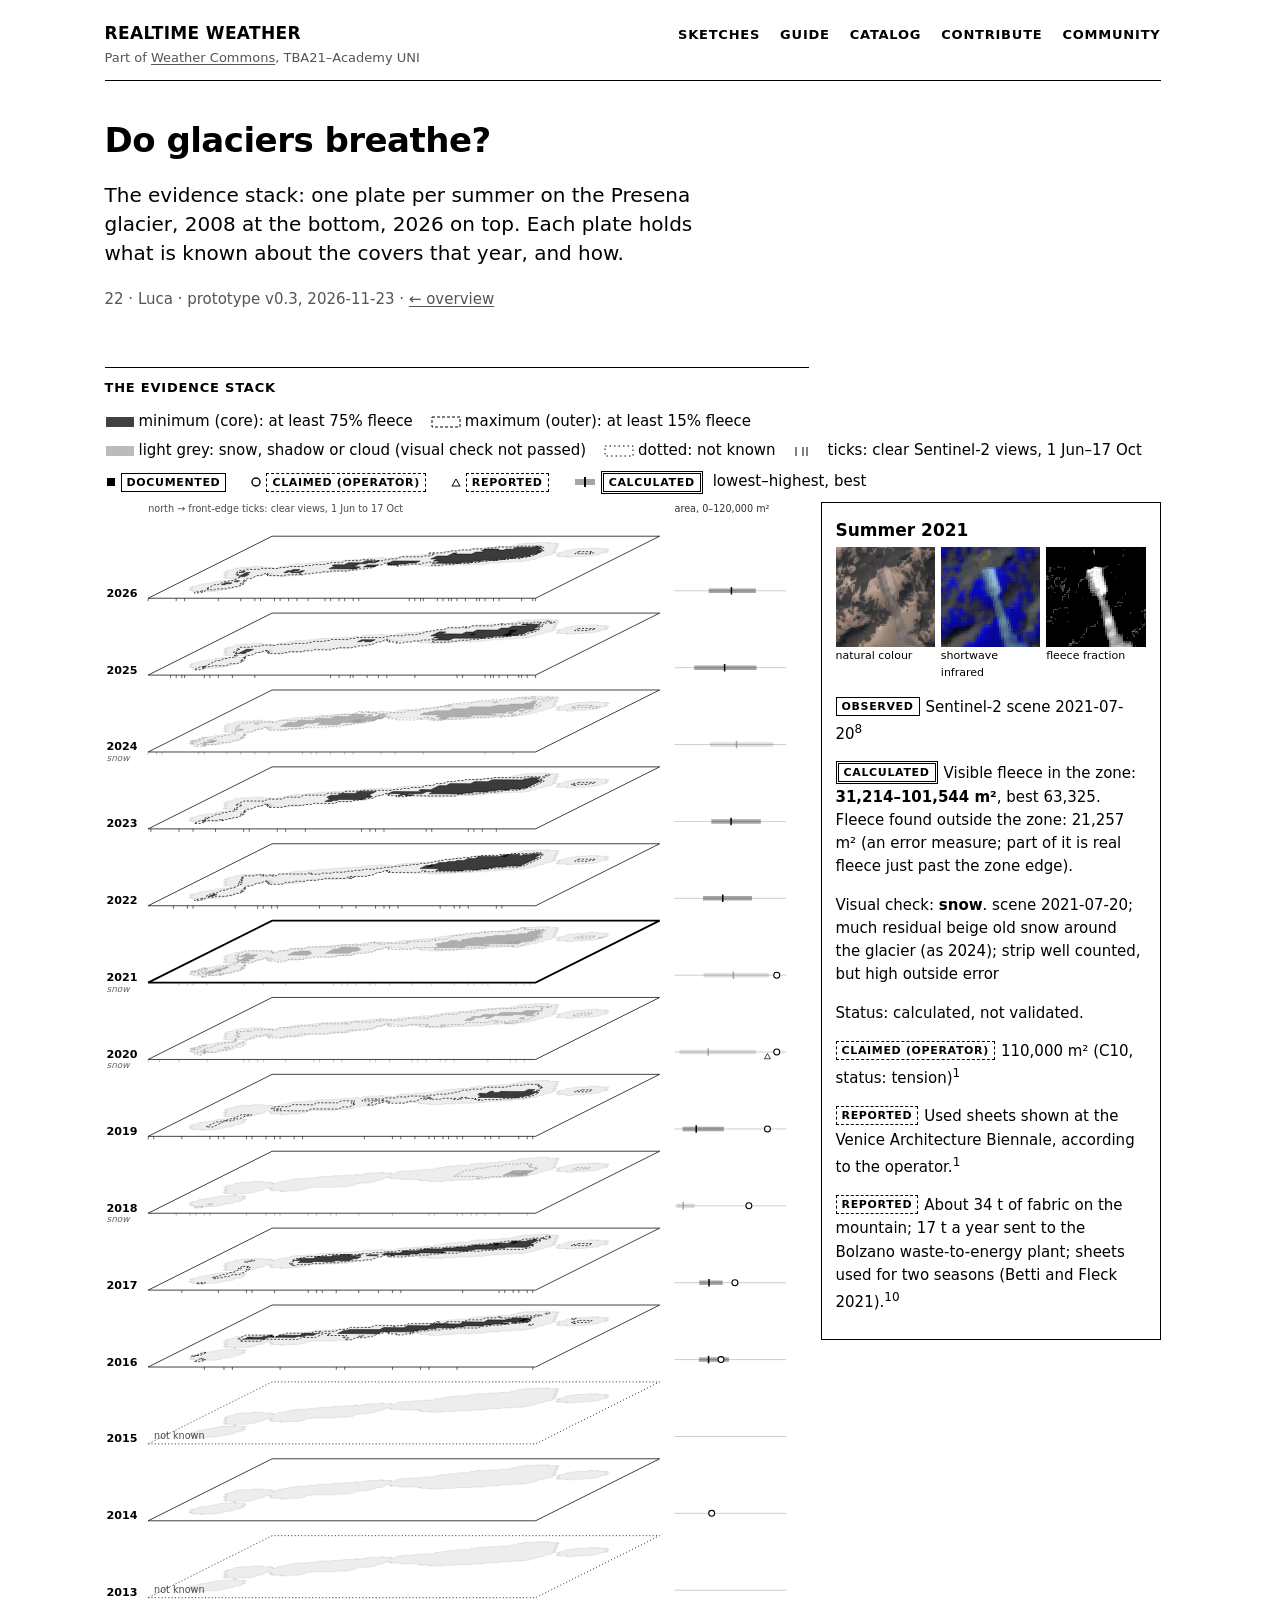
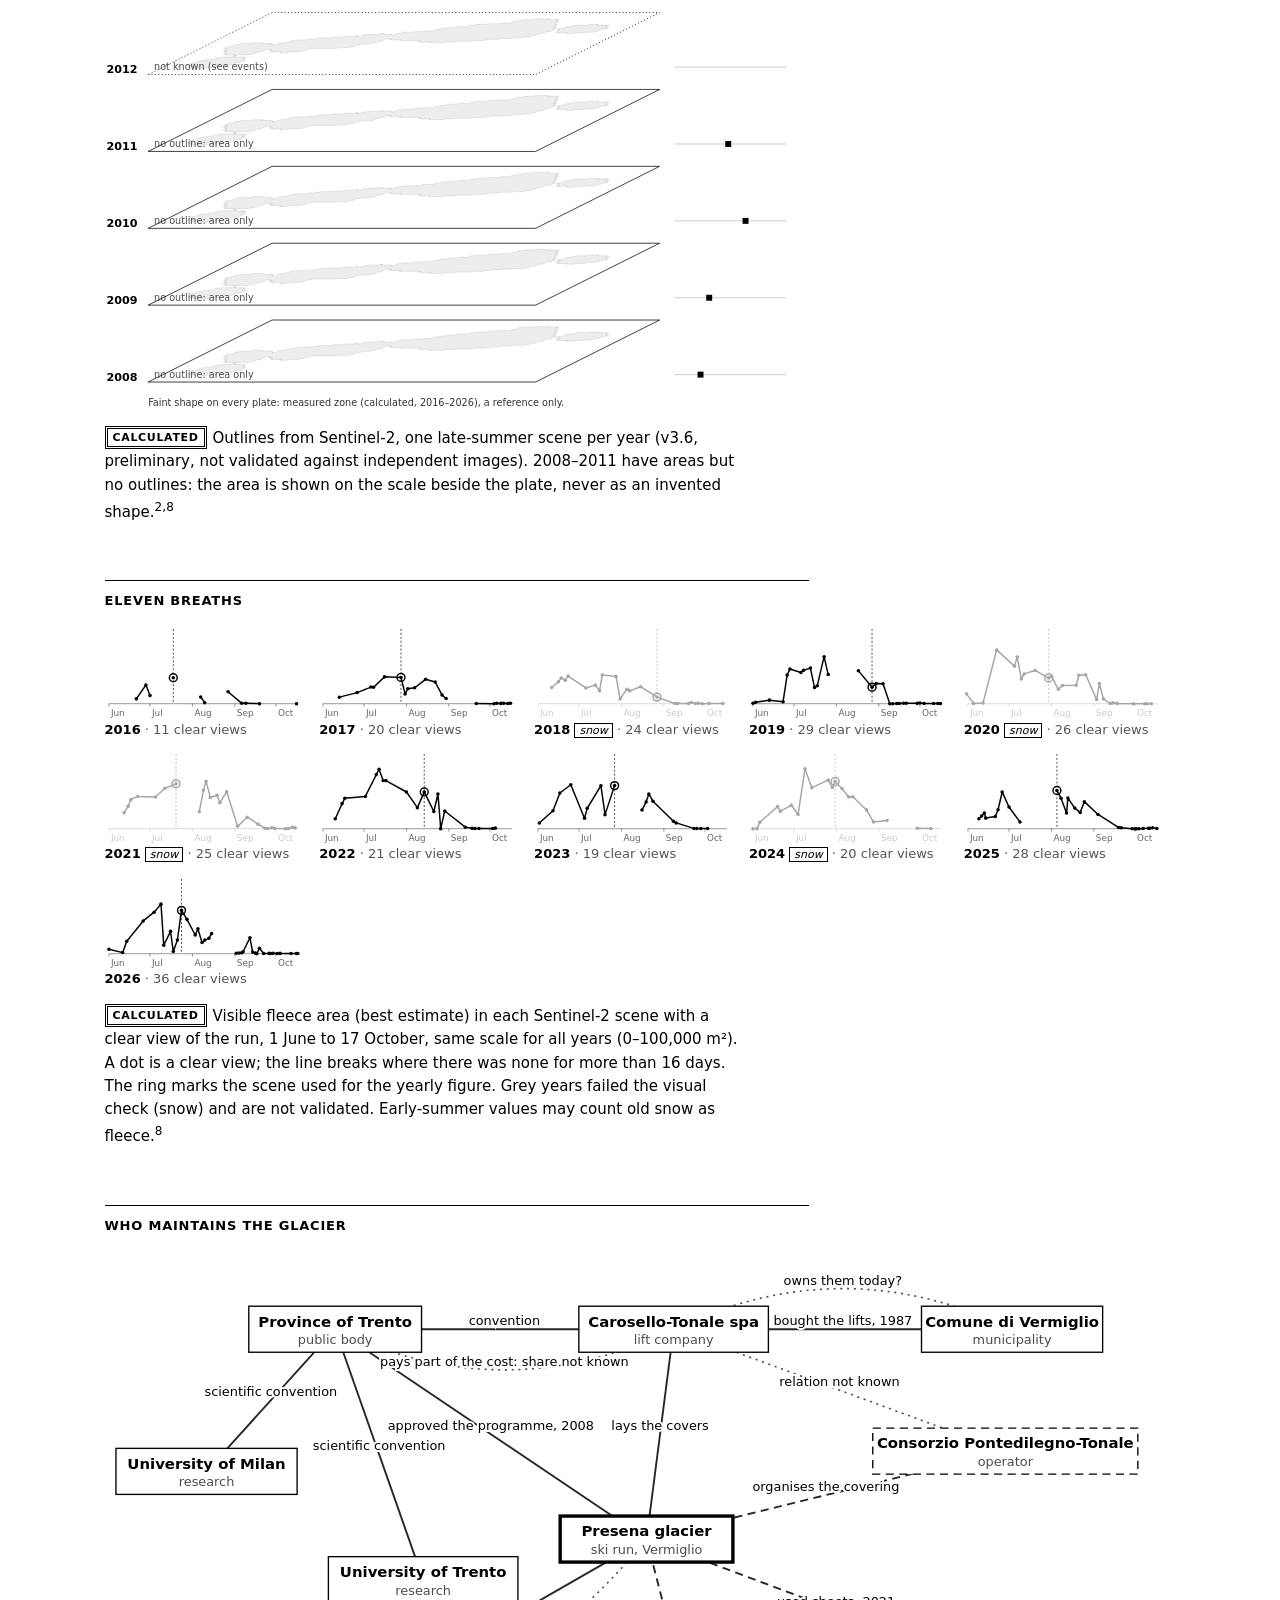
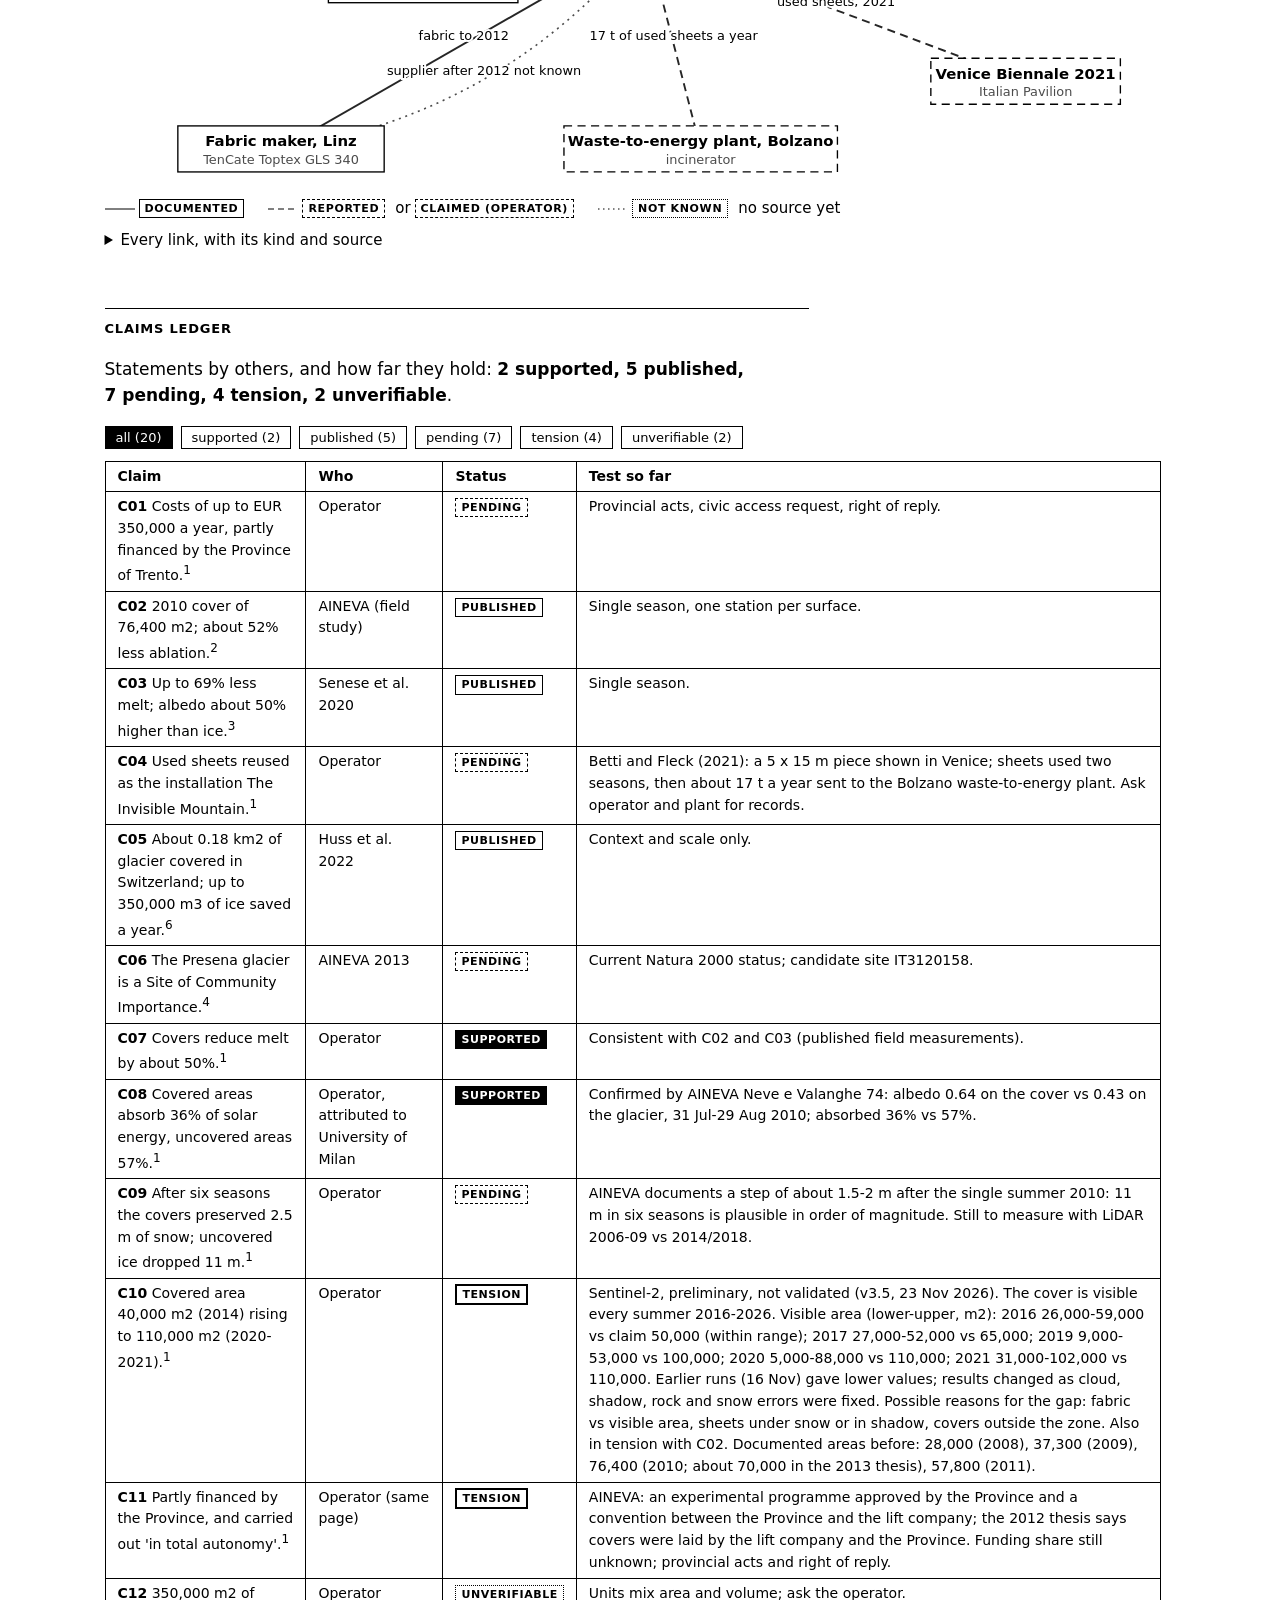
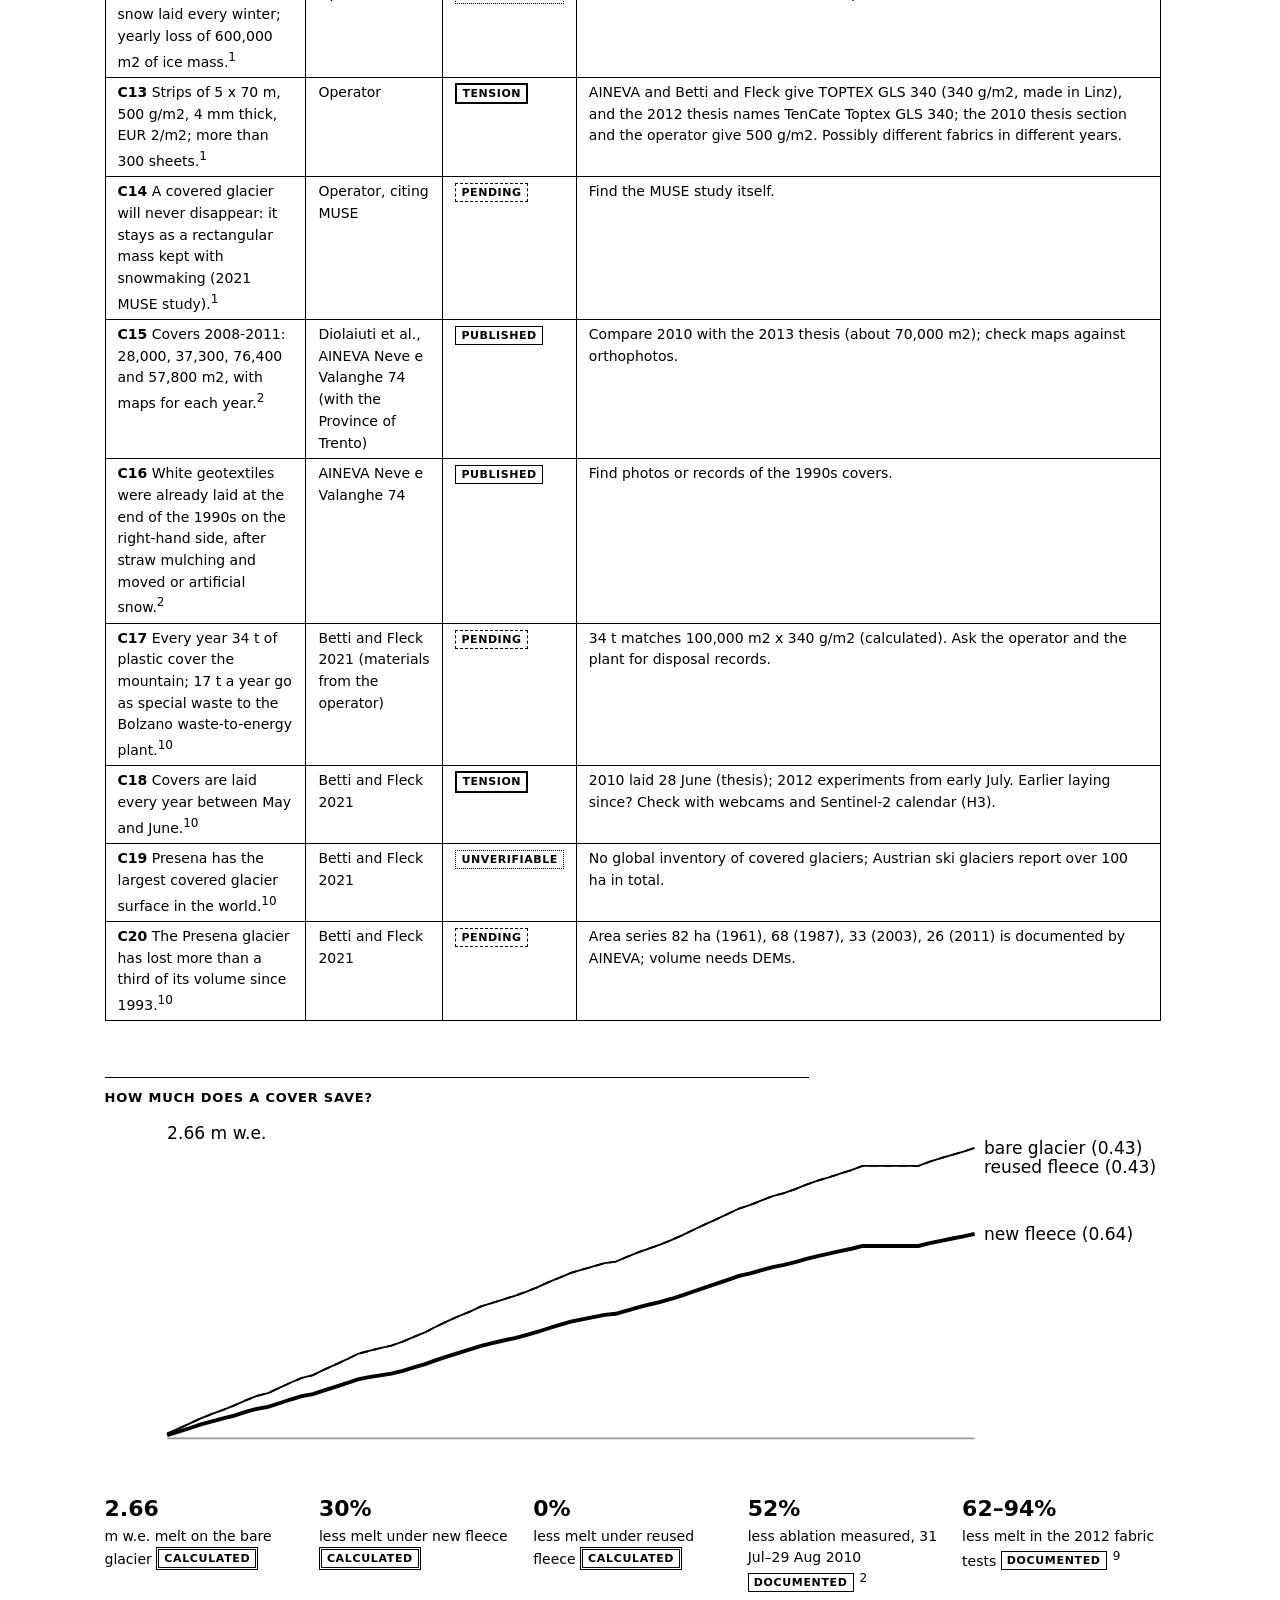
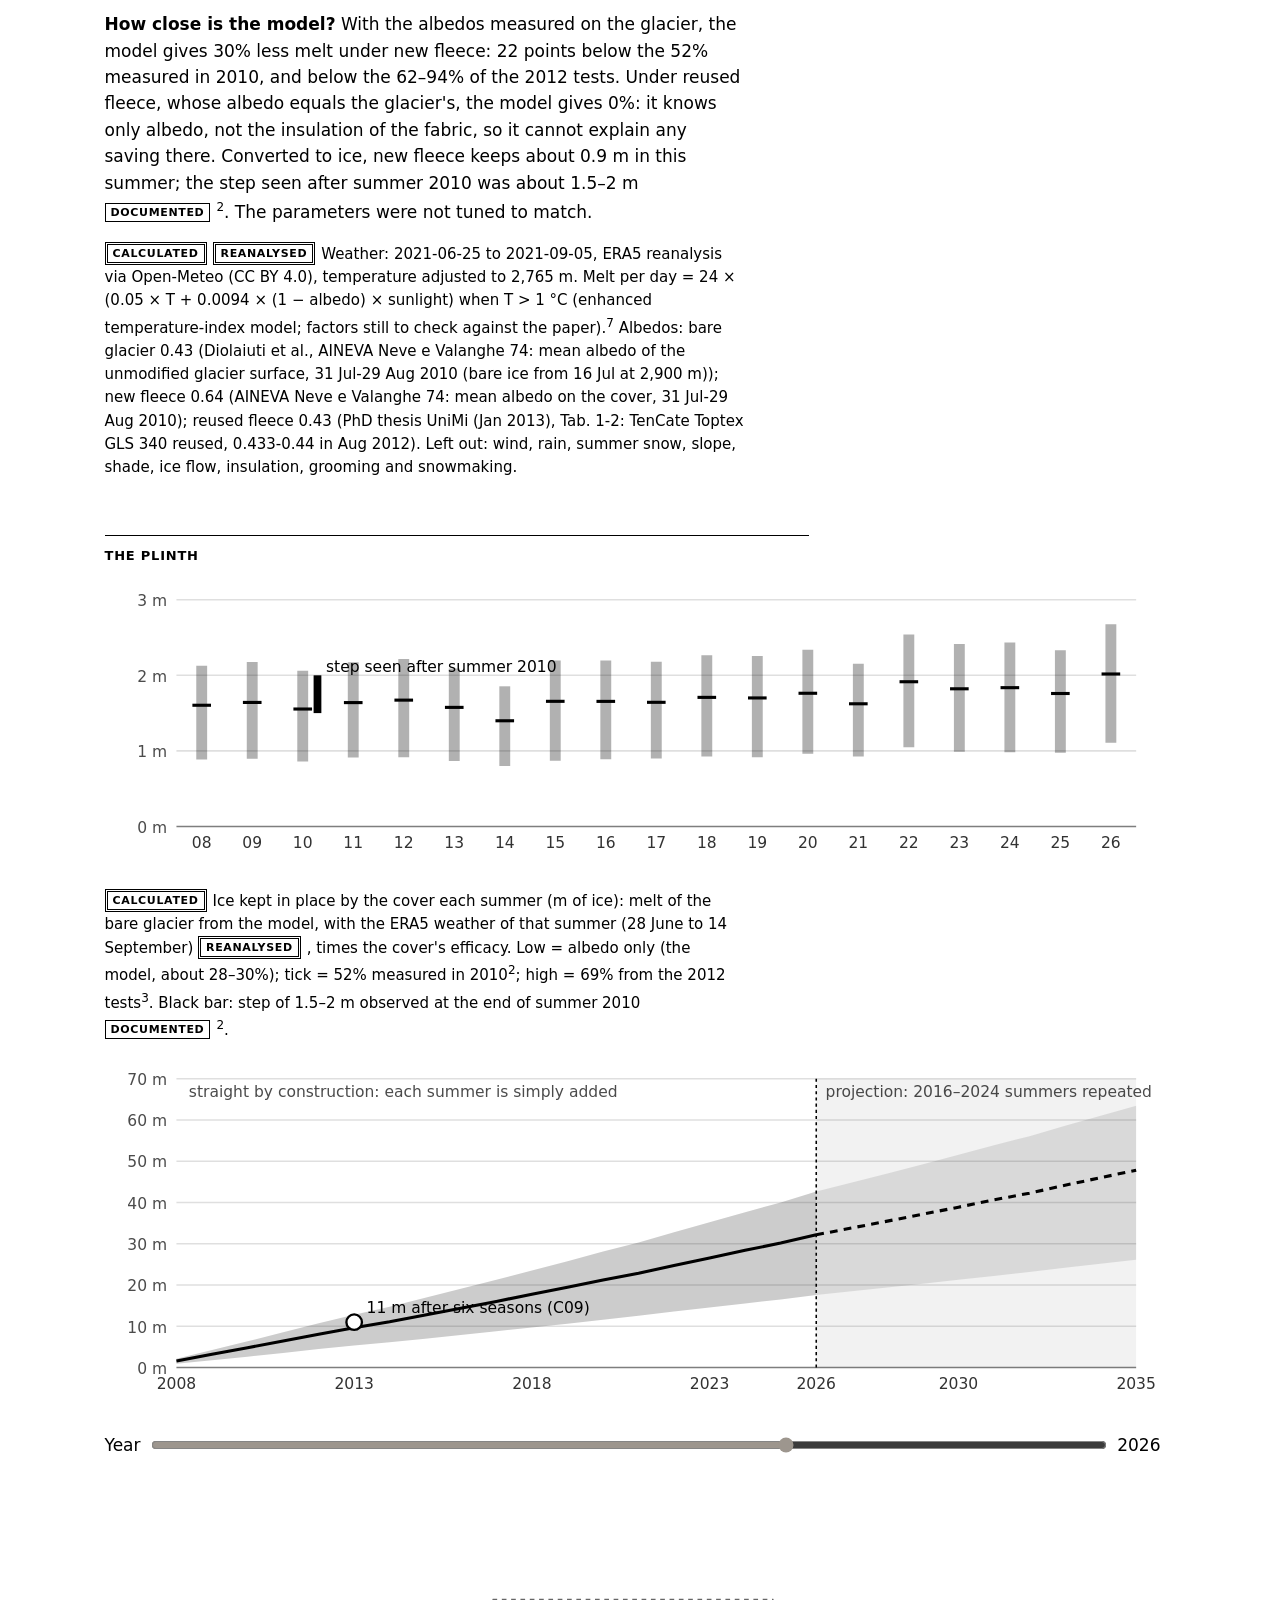
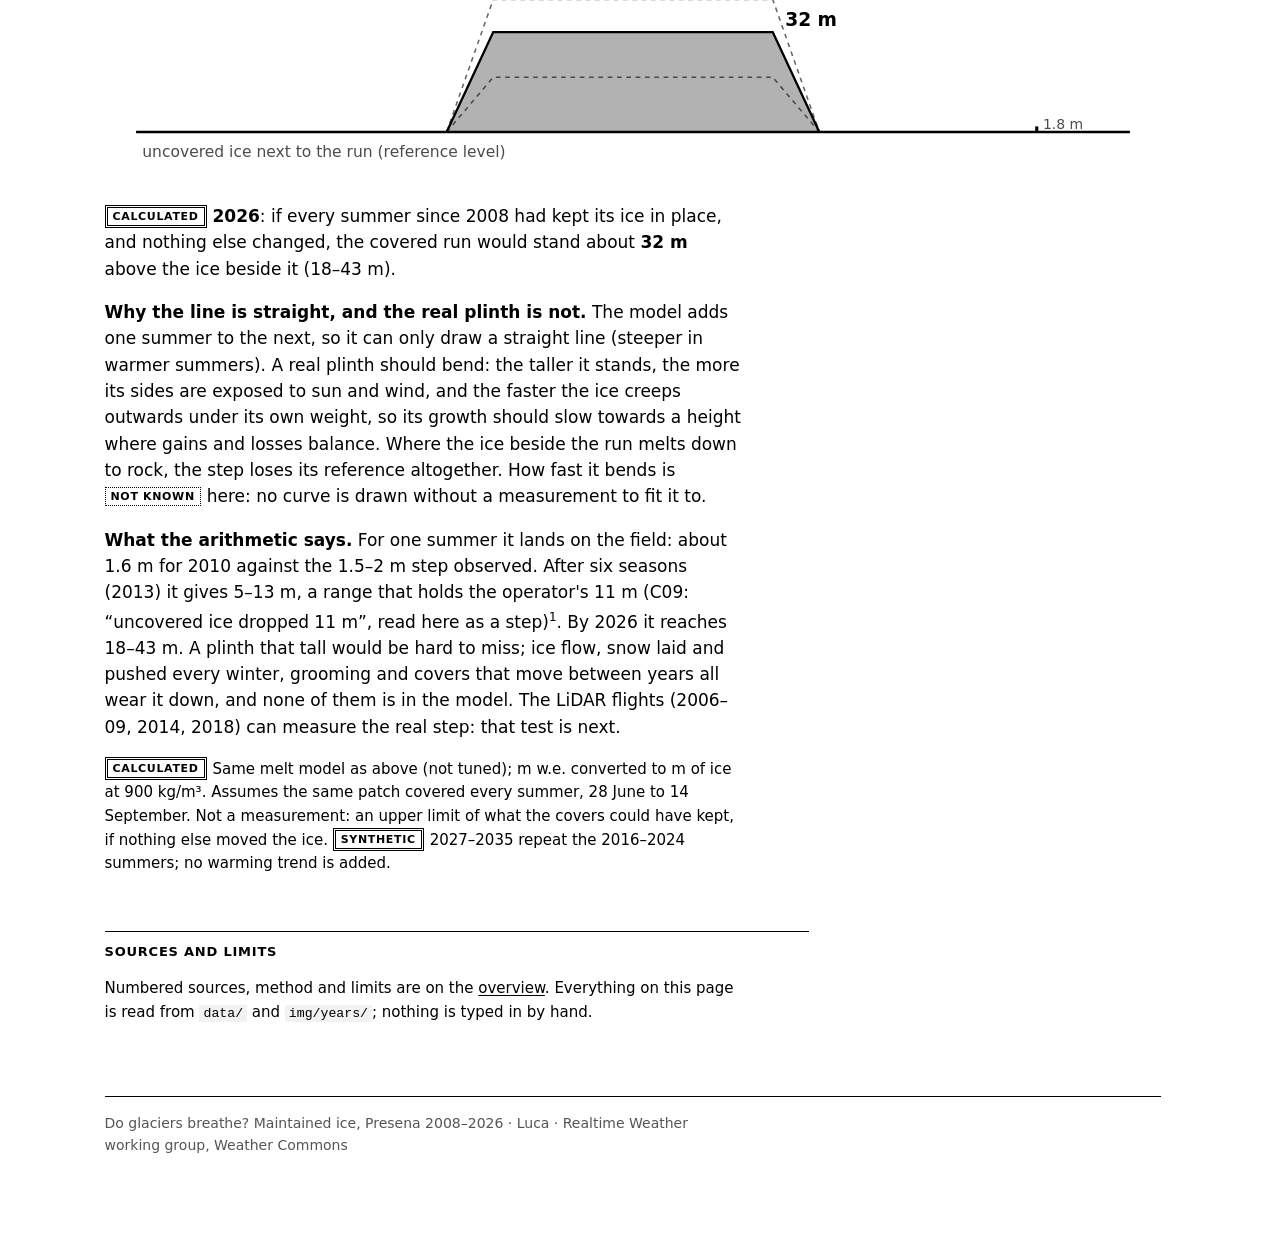
<file: sketches/22-maintained-ice-presena-2008-2026/explore.html>
<!doctype html>
<html lang="en">
<head>
<meta charset="utf-8">
<meta name="viewport" content="width=device-width, initial-scale=1">
<title>22 · Do glaciers breathe? · Evidence stack · Realtime Weather</title>
<meta name="description" content="Evidence stack: one plate per summer on the Presena glacier, 2008–2026, with what is documented, claimed, reported, observed, calculated and not known.">
<link rel="stylesheet" href="style.css">
<link rel="stylesheet" href="views.css">
</head>
<body>
<main>
<header class="site-header">
  <div class="brand"><a class="wordmark" href="../">Realtime Weather</a><span class="tagline">Part of <a href="https://tba21.org/uni_weathercommons">Weather Commons</a>, TBA21–Academy UNI</span></div>
  <nav aria-label="Site">
    <a href="../">Sketches</a>
    <a href="../guide/">Guide</a>
    <a href="../catalog/">Catalog</a>
    <a href="https://github.com/RealtimeUrbanismLab/weather-commons/blob/main/CONTRIBUTING.md">Contribute</a>
    <a href="https://community.ocean-archive.org/spaces/25478985">Community</a>
  </nav>
</header>

<h1>Do glaciers breathe?</h1>
<p class="lede">The evidence stack: one plate per summer on the Presena glacier, 2008 at the bottom, 2026 on top. Each plate holds what is known about the covers that year, and how.</p>
<p class="muted small">22 · Luca · prototype v0.3, 2026-11-23 · <a href="index.html">← overview</a></p>

<h2 id="stack">The evidence stack</h2>
<div class="legend small" aria-label="Legend">
  <span><svg width="30" height="12"><rect x="1" y="1" width="28" height="10" fill="currentColor" fill-opacity=".75"/></svg>minimum (core): at least 75% fleece</span>
  <span><svg width="30" height="12"><rect x="1" y="1" width="28" height="10" fill="none" stroke="currentColor" stroke-dasharray="3 2"/></svg>maximum (outer): at least 15% fleece</span>
  <span><svg width="30" height="12" opacity=".35"><rect x="1" y="1" width="28" height="10" fill="currentColor" fill-opacity=".75"/></svg>light grey: snow, shadow or cloud (visual check not passed)</span>
  <span><svg width="30" height="12"><rect x="1" y="1" width="28" height="10" fill="none" stroke="currentColor" stroke-dasharray="1.5 3"/></svg>dotted: not known</span>
  <span><svg width="30" height="12"><line x1="2" x2="2" y1="2" y2="11" stroke="currentColor"/><line x1="9" x2="9" y1="2" y2="11" stroke="currentColor"/><line x1="13" x2="13" y1="2" y2="11" stroke="currentColor"/></svg>ticks: clear Sentinel-2 views, 1 Jun–17 Oct</span>
</div>
<div class="legend small" aria-label="Area scale legend">
  <span><svg width="12" height="12"><rect x="2" y="2" width="8" height="8" fill="currentColor"/></svg><span class="tag">Documented</span></span>
  <span><svg width="12" height="12"><circle cx="6" cy="6" r="4" fill="none" stroke="currentColor" stroke-width="1.4"/></svg><span class="tag soft">Claimed (operator)</span></span>
  <span><svg width="12" height="12"><path d="M2 10 l4 -7 l4 7 z" fill="none" stroke="currentColor"/></svg><span class="tag soft">Reported</span></span>
  <span><svg width="24" height="12"><line x1="2" x2="22" y1="6" y2="6" stroke="currentColor" stroke-width="6" opacity=".35"/><line x1="12" x2="12" y1="1" y2="11" stroke="currentColor" stroke-width="2"/></svg><span class="tag calc">Calculated</span> lowest–highest, best</span>
</div>
<div class="explorer">
  <figure id="v-stack"></figure>
  <aside class="inspector" id="v-panel" aria-live="polite"><h3>Start here</h3><p>Click a plate.</p></aside>
</div>
<p class="small"><span class="tag calc">Calculated</span>Outlines from Sentinel-2, one late-summer scene per year (v3.6, preliminary, not validated against independent images). 2008–2011 have areas but no outlines: the area is shown on the scale beside the plate, never as an invented shape.<sup><a href="index.html#s2">2</a>,<a href="index.html#s8">8</a></sup></p>

<h2 id="breaths">Eleven breaths</h2>
<div id="v-breaths" class="full"></div>

<h2 id="actors">Who maintains the glacier</h2>
<figure class="chart full" id="v-actors"></figure>

<h2 id="claims">Claims ledger</h2>
<p>Statements by others, and how far they hold: <b id="v-counts">…</b>.</p>
<div id="v-ledger" class="full"></div>

<h2 id="model">How much does a cover save?</h2>
<div id="v-model" class="full"></div>

<h2 id="plinth">The plinth</h2>
<div id="v-plinth" class="full"></div>

<h2 id="sources">Sources and limits</h2>
<p class="small">Numbered sources, method and limits are on the <a href="index.html#sources">overview</a>. Everything on this page is read from <code>data/</code> and <code>img/years/</code>; nothing is typed in by hand.</p>

<footer class="site-footer">
  <p>Do glaciers breathe? Maintained ice, Presena 2008–2026 · Luca · Realtime Weather working group, Weather Commons</p>
</footer>
</main>
<script>window.V22_SRC = "index.html";</script>
<script src="views.js"></script>
<script>
V22.load().then(function (D) {
  V22.stack(document.getElementById("v-stack"), document.getElementById("v-panel"), D);
  V22.breaths(document.getElementById("v-breaths"), D);
  V22.actors(document.getElementById("v-actors"), D);
  document.getElementById("v-counts").textContent = V22.counts(D);
  V22.ledger(document.getElementById("v-ledger"), D);
  V22.model(document.getElementById("v-model"), D);
  V22.plinth(document.getElementById("v-plinth"), D);
}).catch(function (e) { document.querySelector("main").insertAdjacentHTML("beforeend", "<p><b>Data could not be loaded:</b> " + e.message + ". Open the page through a web server.</p>"); });
</script>
</body>
</html>
</file>
<file: sketches/11-tropical-depression/style.css>
/* Realtime Weather: one look for the site's pages (front page, guide, catalog) and new sketches.
   Black and white, system fonts, light and dark. new-sketch.mjs copies this file into each new
   sketch, so a sketch keeps working on its own. */

:root {
  --fg: #000; --bg: #fff; --muted: #555; --line: #000; --soft: #f2f2f2;
  --font: system-ui, -apple-system, "Segoe UI", Roboto, "Helvetica Neue", Arial, sans-serif;
  --mono: ui-monospace, SFMono-Regular, Menlo, Consolas, "Liberation Mono", monospace;
  --text: 44rem;
  --wide: 68rem;
}
@media (prefers-color-scheme: dark) {
  :root { --fg: #fff; --bg: #000; --muted: #aaa; --line: #fff; --soft: #161616; }
}
* { box-sizing: border-box; }
html { -webkit-text-size-adjust: 100%; scrollbar-gutter: stable; } /* short and long pages line up */
body { margin: 0; background: var(--bg); color: var(--fg); font: 17px/1.55 var(--font); }
/* Every page has the same frame, so the header and footer never move. Content keeps a
   reading width inside it, left-aligned; the header, footer and front-page cards span the frame. */
main { max-width: var(--wide); margin: 0 auto; padding: 0 16px 80px; }
main > * { max-width: var(--text); }
main > .site-header, main > .site-footer, main > .cards, main > .full { max-width: none; }
a { color: inherit; text-underline-offset: 2px; overflow-wrap: anywhere; }
a:hover { text-decoration-thickness: 2px; }

/* Header and footer, the same on every page */
.site-header {
  display: flex; flex-wrap: wrap; justify-content: space-between; align-items: baseline; gap: 8px 24px;
  border-bottom: 1px solid var(--line); padding: 20px 0 12px; margin-bottom: 40px;
}
.brand { display: flex; flex-direction: column; gap: 2px; }
.wordmark { font-weight: 700; text-transform: uppercase; letter-spacing: .02em; text-decoration: none; }
.tagline { font-size: 13px; color: var(--muted); }
.site-header nav { display: flex; flex-wrap: wrap; gap: 4px 20px; }
.site-header nav a, .label, h2 {
  font-size: 13px; font-weight: 600; text-transform: uppercase; letter-spacing: .06em;
}
.site-header nav a { text-decoration: none; }
.site-header nav a:hover, .site-header nav a[aria-current="page"] { text-decoration: underline; }
.site-footer { margin-top: 72px; border-top: 1px solid var(--line); padding-top: 12px; font-size: 14px; color: var(--muted); }
.site-footer p { margin: 4px 0; }

/* Type */
h1 { font-size: 34px; line-height: 1.15; font-weight: 700; letter-spacing: -.015em; margin: 0 0 12px; }
h2 { margin: 56px 0 12px; padding-top: 10px; border-top: 1px solid var(--line); }
h3 { font-size: 17px; margin: 28px 0 4px; }
p, li { max-width: 40rem; }
.lede { font-size: 20px; line-height: 1.45; }
.muted { color: var(--muted); }
.small { font-size: 15px; }
.question, .part { font-weight: 600; }
.gloss { color: var(--muted); font-size: 15px; }
.note { border: 1px solid var(--line); padding: 12px 16px; margin: 20px 0; }
.note p { margin: 4px 0; }
.toc { display: flex; flex-wrap: wrap; gap: 4px 16px; font-size: 15px; margin: 16px 0 0; padding: 0; list-style: none; }
code { font-family: var(--mono); font-size: .88em; background: var(--soft); padding: 1px 4px; overflow-wrap: anywhere; }
table { border-collapse: collapse; margin: 12px 0; font-size: 15px; }
th, td { border: 1px solid var(--line); padding: 4px 12px; text-align: left; }
dl dt { font-weight: 600; margin-top: 16px; }
dl dd { margin: 2px 0 0; }

/* A big link, such as the catalog's main source */
.primary { display: block; border: 1px solid var(--line); padding: 16px; margin: 16px 0; text-decoration: none; }
.primary:hover { background: var(--fg); color: var(--bg); }
.primary strong { display: block; font-size: 19px; }

/* Front page: sketch cards */
.cards { list-style: none; padding: 0; margin: 40px 0 0; display: grid; grid-template-columns: repeat(auto-fill, minmax(17rem, 1fr)); gap: 32px 24px; }
.cards li { max-width: none; }
.card { display: flex; flex-direction: column; gap: 4px; text-decoration: none; border-top: 1px solid var(--line); padding-top: 12px; }
.card img { width: 100%; aspect-ratio: 3 / 2; object-fit: cover; filter: grayscale(1); margin-bottom: 8px; }
.card:hover .title { text-decoration: underline; }
.card .nn { font-size: 13px; color: var(--muted); font-variant-numeric: tabular-nums; }
.card .title { font-size: 20px; font-weight: 700; line-height: 1.25; }
.card .summary { font-size: 15px; }
.cards .meta { margin: 8px 0 0; font-size: 13px; color: var(--muted); }

/* Guide: numbered steps, copyable code, tabs, form fields */
ol.steps { list-style: none; padding: 0; margin: 16px 0 0; counter-reset: step; }
ol.steps > li { counter-increment: step; position: relative; padding: 0 0 20px 44px; }
ol.steps > li::before {
  content: counter(step); position: absolute; left: 0; top: 0;
  width: 28px; height: 28px; border: 1.5px solid var(--line); border-radius: 50%;
  display: grid; place-items: center; font-size: 14px; font-weight: 600;
}
.ok { font-size: 15px; }
.ok::before { content: "You should see: "; font-weight: 600; }
.code { position: relative; margin: 8px 0; }
.code pre {
  margin: 0; padding: 12px 72px 12px 14px; background: var(--soft); border: 1px solid var(--line);
  font: 14px/1.5 var(--mono); white-space: pre-wrap; overflow-wrap: anywhere;
}
.code button, .tabs button {
  font: 14px var(--font); padding: 4px 12px; cursor: pointer; background: var(--bg); color: var(--fg); border: 1px solid var(--line);
}
.code button { position: absolute; top: 6px; right: 6px; }
.fields { display: grid; grid-template-columns: repeat(auto-fit, minmax(150px, 1fr)); gap: 10px; margin: 12px 0; }
.fields label { font-size: 13px; color: var(--muted); display: block; }
.fields input { width: 100%; font: 15px var(--font); padding: 6px 8px; margin-top: 2px; background: var(--bg); color: var(--fg); border: 1px solid var(--line); border-radius: 0; }
.tabs { display: flex; margin: 16px 0 0; }
.tabs button { padding: 6px 16px; }
.tabs button + button { border-left: 0; }
.tabs button[aria-selected="true"] { background: var(--fg); color: var(--bg); }
.tabpanel { border: 1px solid var(--line); border-top: 0; padding: 4px 16px 8px; }
.tabpanel[hidden] { display: none; }
dl.trouble .ask { display: block; margin-top: 6px; font-size: 15px; }

/* Sketch pages */
canvas { display: block; width: 100%; border: 1px solid var(--line); }
.label { margin: 8px 0 0; }

#handout { display: none; }

@media (max-width: 480px) {
  body { font-size: 16px; }
  h1 { font-size: 28px; }
  .lede { font-size: 18px; }
  .code pre { padding: 40px 12px 12px; }
  ol.steps > li { padding-left: 38px; }
}

/* Print. The guide prints as a one-page checklist (#handout); other pages print as they are. */
@media print {
  :root { --fg: #000; --bg: #fff; --muted: #333; --line: #000; --soft: #fff; }
  .site-header nav, .code button { display: none; }
  body:has(#handout) main > *:not(#handout) { display: none !important; }
  @page { size: A4; margin: 12mm 14mm; }
  body:has(#handout) { font-size: 10pt; line-height: 1.35; }
  #handout { display: block; }
  #handout h1 { font-size: 17pt; margin: 0 0 2pt; }
  #handout h2 { font-size: 11pt; margin: 9pt 0 3pt; padding-top: 4pt; border-top: 1pt solid #000; }
  #handout p { margin: 2pt 0; max-width: none; }
  #handout ul { list-style: none; padding: 0; margin: 0; }
  #handout li { padding-left: 16pt; position: relative; margin: 2.5pt 0; max-width: none; }
  #handout li::before { content: ""; position: absolute; left: 0; top: 1.5pt; width: 8pt; height: 8pt; border: 1pt solid #000; }
  #handout code { background: none; padding: 0; font-size: 9pt; }
  #handout .cols { display: grid; grid-template-columns: 1fr 1fr; gap: 0 14pt; }
  #handout .blank { display: inline-block; min-width: 110pt; border-bottom: .75pt solid #000; }
}
</file>
<file: sketches/22-maintained-ice-presena-2008-2026/style.css>
/* Realtime Weather: one look for the site's pages (front page, guide, catalog) and new sketches.
   Black and white, system fonts, light and dark. new-sketch.mjs copies this file into each new
   sketch, so a sketch keeps working on its own. */

:root {
  --fg: #000; --bg: #fff; --muted: #555; --line: #000; --soft: #f2f2f2;
  --font: system-ui, -apple-system, "Segoe UI", Roboto, "Helvetica Neue", Arial, sans-serif;
  --mono: ui-monospace, SFMono-Regular, Menlo, Consolas, "Liberation Mono", monospace;
  --text: 44rem;
  --wide: 68rem;
}
@media (prefers-color-scheme: dark) {
  :root { --fg: #fff; --bg: #000; --muted: #aaa; --line: #fff; --soft: #161616; }
}
* { box-sizing: border-box; }
html { -webkit-text-size-adjust: 100%; scrollbar-gutter: stable; } /* short and long pages line up */
body { margin: 0; background: var(--bg); color: var(--fg); font: 17px/1.55 var(--font); }
/* Every page has the same frame, so the header and footer never move. Content keeps a
   reading width inside it, left-aligned; the header, footer and front-page cards span the frame. */
main { max-width: var(--wide); margin: 0 auto; padding: 0 16px 80px; }
main > * { max-width: var(--text); }
main > .site-header, main > .site-footer, main > .cards, main > .full { max-width: none; }
a { color: inherit; text-underline-offset: 2px; overflow-wrap: anywhere; }
a:hover { text-decoration-thickness: 2px; }

/* Header and footer, the same on every page */
.site-header {
  display: flex; flex-wrap: wrap; justify-content: space-between; align-items: baseline; gap: 8px 24px;
  border-bottom: 1px solid var(--line); padding: 20px 0 12px; margin-bottom: 40px;
}
.brand { display: flex; flex-direction: column; gap: 2px; }
.wordmark { font-weight: 700; text-transform: uppercase; letter-spacing: .02em; text-decoration: none; }
.tagline { font-size: 13px; color: var(--muted); }
.site-header nav { display: flex; flex-wrap: wrap; gap: 4px 20px; }
.site-header nav a, .label, h2 {
  font-size: 13px; font-weight: 600; text-transform: uppercase; letter-spacing: .06em;
}
.site-header nav a { text-decoration: none; }
.site-header nav a:hover, .site-header nav a[aria-current="page"] { text-decoration: underline; }
.site-footer { margin-top: 72px; border-top: 1px solid var(--line); padding-top: 12px; font-size: 14px; color: var(--muted); }
.site-footer p { margin: 4px 0; }

/* Type */
h1 { font-size: 34px; line-height: 1.15; font-weight: 700; letter-spacing: -.015em; margin: 0 0 12px; }
h2 { margin: 56px 0 12px; padding-top: 10px; border-top: 1px solid var(--line); }
h3 { font-size: 17px; margin: 28px 0 4px; }
p, li { max-width: 40rem; }
.lede { font-size: 20px; line-height: 1.45; }
.muted { color: var(--muted); }
.small { font-size: 15px; }
.question, .part { font-weight: 600; }
.gloss { color: var(--muted); font-size: 15px; }
.note { border: 1px solid var(--line); padding: 12px 16px; margin: 20px 0; }
.note p { margin: 4px 0; }
.toc { display: flex; flex-wrap: wrap; gap: 4px 16px; font-size: 15px; margin: 16px 0 0; padding: 0; list-style: none; }
code { font-family: var(--mono); font-size: .88em; background: var(--soft); padding: 1px 4px; overflow-wrap: anywhere; }
table { border-collapse: collapse; margin: 12px 0; font-size: 15px; }
th, td { border: 1px solid var(--line); padding: 4px 12px; text-align: left; }
dl dt { font-weight: 600; margin-top: 16px; }
dl dd { margin: 2px 0 0; }

/* A big link, such as the catalog's main source */
.primary { display: block; border: 1px solid var(--line); padding: 16px; margin: 16px 0; text-decoration: none; }
.primary:hover { background: var(--fg); color: var(--bg); }
.primary strong { display: block; font-size: 19px; }

/* Front page: sketch cards */
.cards { list-style: none; padding: 0; margin: 40px 0 0; display: grid; grid-template-columns: repeat(auto-fill, minmax(17rem, 1fr)); gap: 32px 24px; }
.cards li { max-width: none; }
.card { display: flex; flex-direction: column; gap: 4px; text-decoration: none; border-top: 1px solid var(--line); padding-top: 12px; }
.card img { width: 100%; aspect-ratio: 3 / 2; object-fit: cover; filter: grayscale(1); margin-bottom: 8px; }
.card:hover .title { text-decoration: underline; }
.card .nn { font-size: 13px; color: var(--muted); font-variant-numeric: tabular-nums; }
.card .title { font-size: 20px; font-weight: 700; line-height: 1.25; }
.card .summary { font-size: 15px; }
.cards .meta { margin: 8px 0 0; font-size: 13px; color: var(--muted); }

/* Guide: numbered steps, copyable code, tabs, form fields */
ol.steps { list-style: none; padding: 0; margin: 16px 0 0; counter-reset: step; }
ol.steps > li { counter-increment: step; position: relative; padding: 0 0 20px 44px; }
ol.steps > li::before {
  content: counter(step); position: absolute; left: 0; top: 0;
  width: 28px; height: 28px; border: 1.5px solid var(--line); border-radius: 50%;
  display: grid; place-items: center; font-size: 14px; font-weight: 600;
}
.ok { font-size: 15px; }
.ok::before { content: "You should see: "; font-weight: 600; }
.code { position: relative; margin: 8px 0; }
.code pre {
  margin: 0; padding: 12px 72px 12px 14px; background: var(--soft); border: 1px solid var(--line);
  font: 14px/1.5 var(--mono); white-space: pre-wrap; overflow-wrap: anywhere;
}
.code button, .tabs button {
  font: 14px var(--font); padding: 4px 12px; cursor: pointer; background: var(--bg); color: var(--fg); border: 1px solid var(--line);
}
.code button { position: absolute; top: 6px; right: 6px; }
.fields { display: grid; grid-template-columns: repeat(auto-fit, minmax(150px, 1fr)); gap: 10px; margin: 12px 0; }
.fields label { font-size: 13px; color: var(--muted); display: block; }
.fields input { width: 100%; font: 15px var(--font); padding: 6px 8px; margin-top: 2px; background: var(--bg); color: var(--fg); border: 1px solid var(--line); border-radius: 0; }
.tabs { display: flex; margin: 16px 0 0; }
.tabs button { padding: 6px 16px; }
.tabs button + button { border-left: 0; }
.tabs button[aria-selected="true"] { background: var(--fg); color: var(--bg); }
.tabpanel { border: 1px solid var(--line); border-top: 0; padding: 4px 16px 8px; }
.tabpanel[hidden] { display: none; }
dl.trouble .ask { display: block; margin-top: 6px; font-size: 15px; }

/* Sketch pages */
canvas { display: block; width: 100%; border: 1px solid var(--line); }
.label { margin: 8px 0 0; }

#handout { display: none; }

@media (max-width: 480px) {
  body { font-size: 16px; }
  h1 { font-size: 28px; }
  .lede { font-size: 18px; }
  .code pre { padding: 40px 12px 12px; }
  ol.steps > li { padding-left: 38px; }
}

/* Print. The guide prints as a one-page checklist (#handout); other pages print as they are. */
@media print {
  :root { --fg: #000; --bg: #fff; --muted: #333; --line: #000; --soft: #fff; }
  .site-header nav, .code button { display: none; }
  body:has(#handout) main > *:not(#handout) { display: none !important; }
  @page { size: A4; margin: 12mm 14mm; }
  body:has(#handout) { font-size: 10pt; line-height: 1.35; }
  #handout { display: block; }
  #handout h1 { font-size: 17pt; margin: 0 0 2pt; }
  #handout h2 { font-size: 11pt; margin: 9pt 0 3pt; padding-top: 4pt; border-top: 1pt solid #000; }
  #handout p { margin: 2pt 0; max-width: none; }
  #handout ul { list-style: none; padding: 0; margin: 0; }
  #handout li { padding-left: 16pt; position: relative; margin: 2.5pt 0; max-width: none; }
  #handout li::before { content: ""; position: absolute; left: 0; top: 1.5pt; width: 8pt; height: 8pt; border: 1pt solid #000; }
  #handout code { background: none; padding: 0; font-size: 9pt; }
  #handout .cols { display: grid; grid-template-columns: 1fr 1fr; gap: 0 14pt; }
  #handout .blank { display: inline-block; min-width: 110pt; border-bottom: .75pt solid #000; }
}
</file>
<file: sketches/22-maintained-ice-presena-2008-2026/views.css>
/* Sketch 22 · styles for the shared views (index.html and explore.html). Black and white, after style.css. */
.tag{display:inline-block;font-size:11px;font-weight:600;text-transform:uppercase;letter-spacing:.06em;border:1px solid var(--line);padding:0 5px;margin-right:6px;vertical-align:2px;white-space:nowrap}
.tag.soft{border-style:dashed}.tag.dot{border-style:dotted}.tag.calc{border-style:double;border-width:3px}
sup a{text-decoration:none;font-size:12px}
.full{max-width:none}
figure{margin:12px 0}
.chart>svg,.full>svg{width:100%;height:auto;display:block}
.breaths{display:grid;grid-template-columns:repeat(auto-fill,minmax(190px,1fr));gap:10px 18px;margin:14px 0 6px}
.breath{margin:0}.breath svg{width:100%;height:auto;display:block}
.breath figcaption{font-size:13px;font-variant-numeric:tabular-nums}
.breath.notok svg{opacity:.35}
.verdict{font-style:italic;border:1px solid var(--line);padding:0 4px;font-size:11px}
.legend{display:flex;flex-wrap:wrap;gap:6px 18px;align-items:center;margin:8px 0;max-width:none}
.legend span{display:inline-flex;align-items:center;gap:4px}
.readout{display:grid;grid-template-columns:repeat(auto-fit,minmax(150px,1fr));gap:10px 16px;margin:14px 0;font-size:14px;max-width:none}
.readout strong{display:block;font-size:22px;font-variant-numeric:tabular-nums}
.controls{display:flex;flex-wrap:wrap;gap:6px 8px;margin:10px 0}
.controls button{font:13px var(--font);padding:3px 10px;cursor:pointer;background:var(--bg);color:var(--fg);border:1px solid var(--line)}
.controls button[aria-pressed=true]{background:var(--fg);color:var(--bg)}
table.ledger{font-size:14px;max-width:none}.ledger td,.ledger th{vertical-align:top}
.chip{display:inline-block;font-size:11px;font-weight:600;text-transform:uppercase;letter-spacing:.05em;border:1px solid var(--line);padding:0 5px}
.chip.pending{border-style:dashed}.chip.unverifiable{border-style:dotted}.chip.tension{border-width:2px}.chip.supported{background:var(--fg);color:var(--bg)}
.actors-list{list-style:none;padding:0}.actors-list li{border-top:1px solid var(--line);padding:4px 0;max-width:none}
.explorer{display:grid;grid-template-columns:minmax(0,1fr) 340px;gap:20px;align-items:start;max-width:none}
.explorer>figure{margin:0}.explorer>figure>svg{width:100%;height:auto;display:block}
.inspector{position:sticky;top:12px;border:1px solid var(--line);padding:4px 14px 10px;font-size:15px;max-height:calc(100vh - 24px);overflow:auto}
.inspector h3{margin-top:10px}
.witness{display:grid;grid-template-columns:repeat(3,1fr);gap:6px}.witness figure{margin:0}
.witness img{width:100%;height:auto;image-rendering:pixelated;display:block}.witness figcaption{font-size:11px}
.plate{cursor:pointer;outline:none}.plate:hover .slab,.plate:focus .slab{stroke-width:2}
.plate.sel .slab{stroke-width:2.5}
@media (max-width:820px){.explorer{grid-template-columns:1fr}.inspector{position:static;max-height:none}}
.intro{display:grid;grid-template-columns:minmax(0,5fr) minmax(0,6fr);gap:12px 28px;align-items:start;max-width:none}
.intro figure{margin:4px 0 0}.intro img{width:100%;height:auto;display:block}.intro p{margin-top:0}
@media (max-width:820px){.intro{grid-template-columns:1fr}}
</file>
